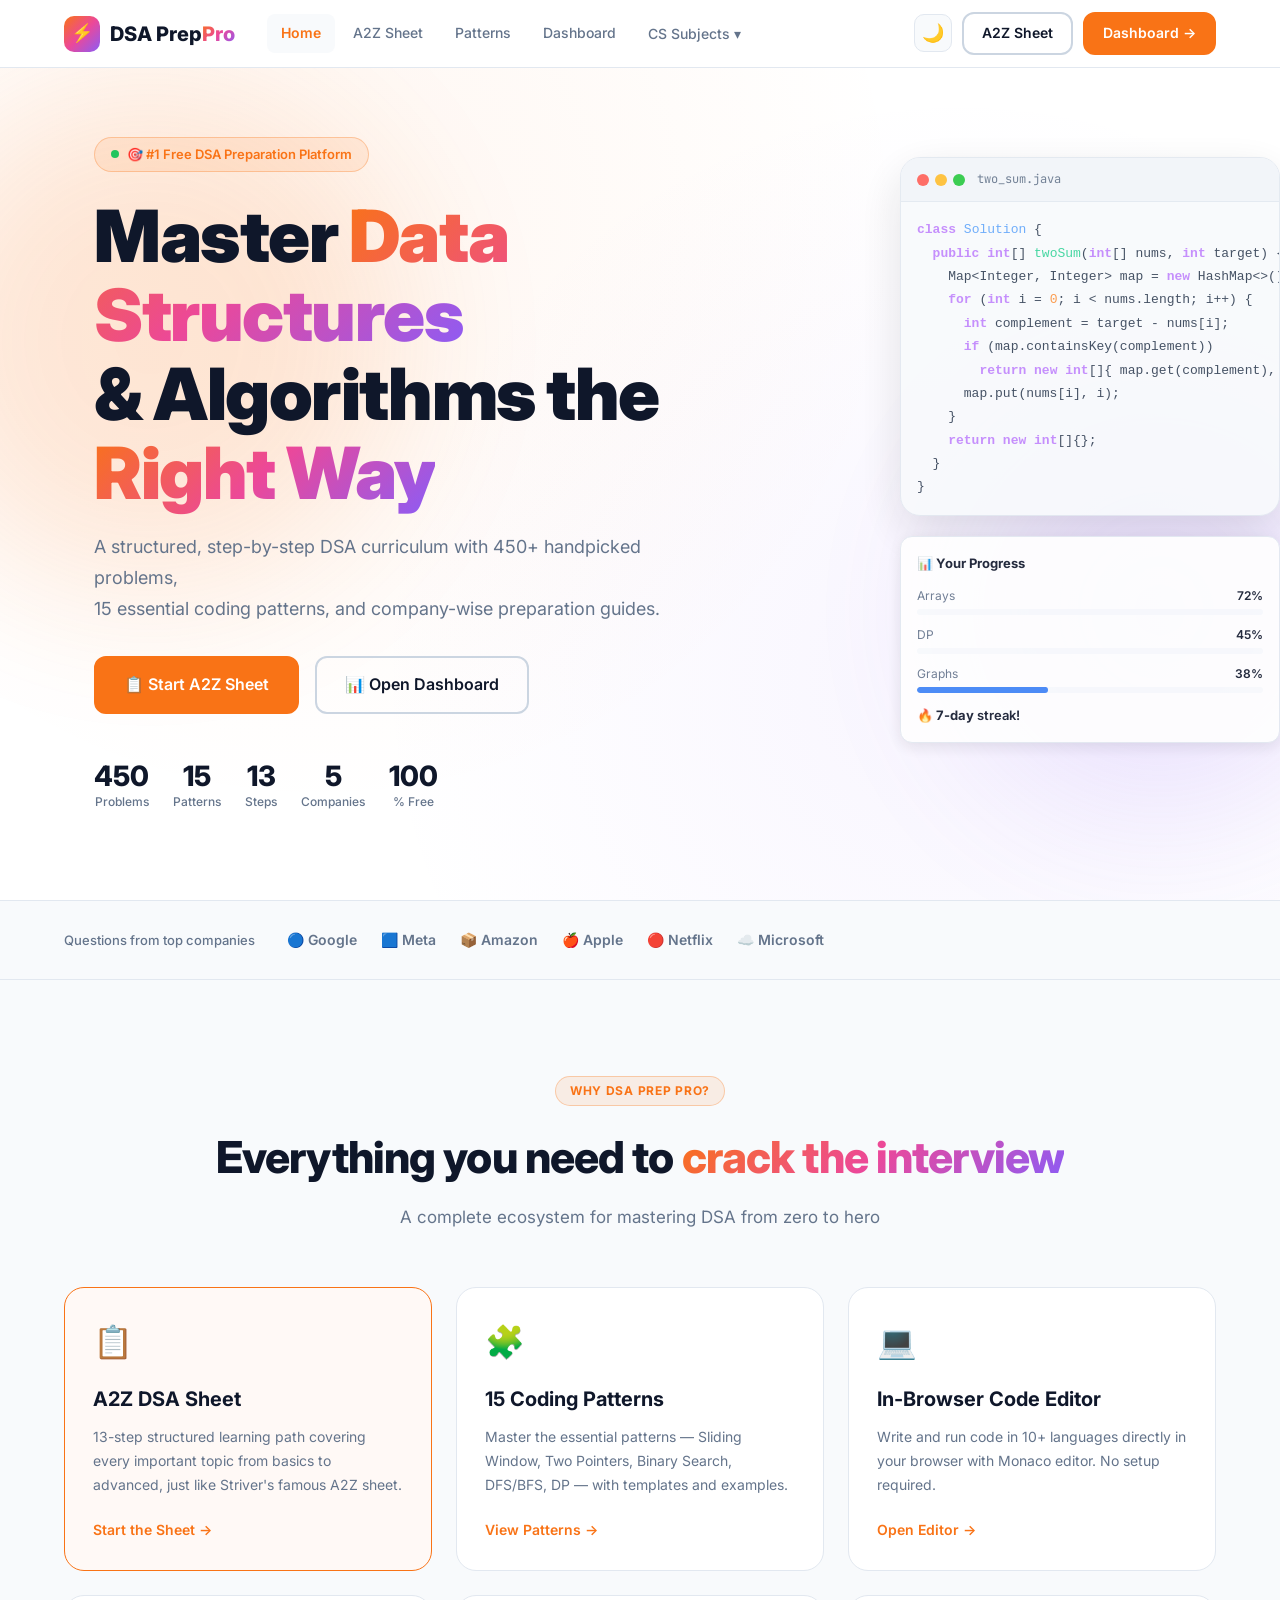
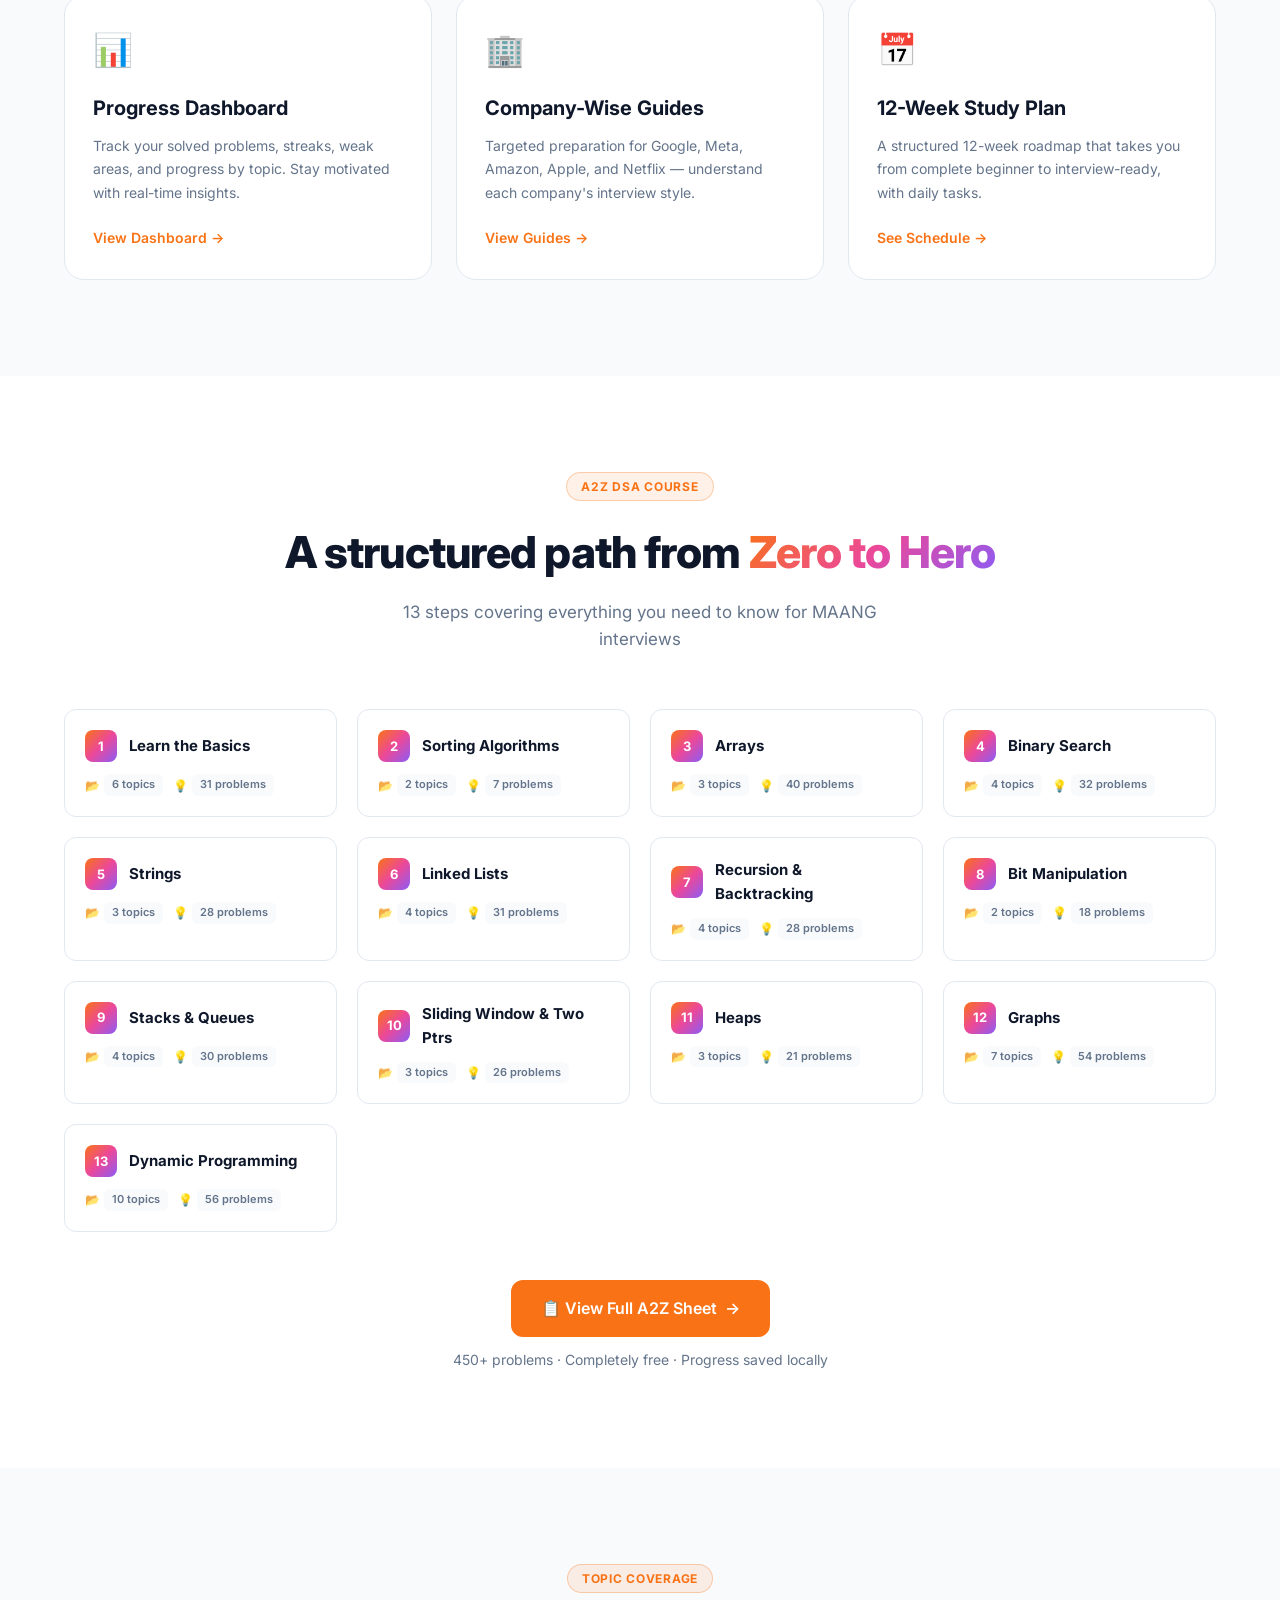
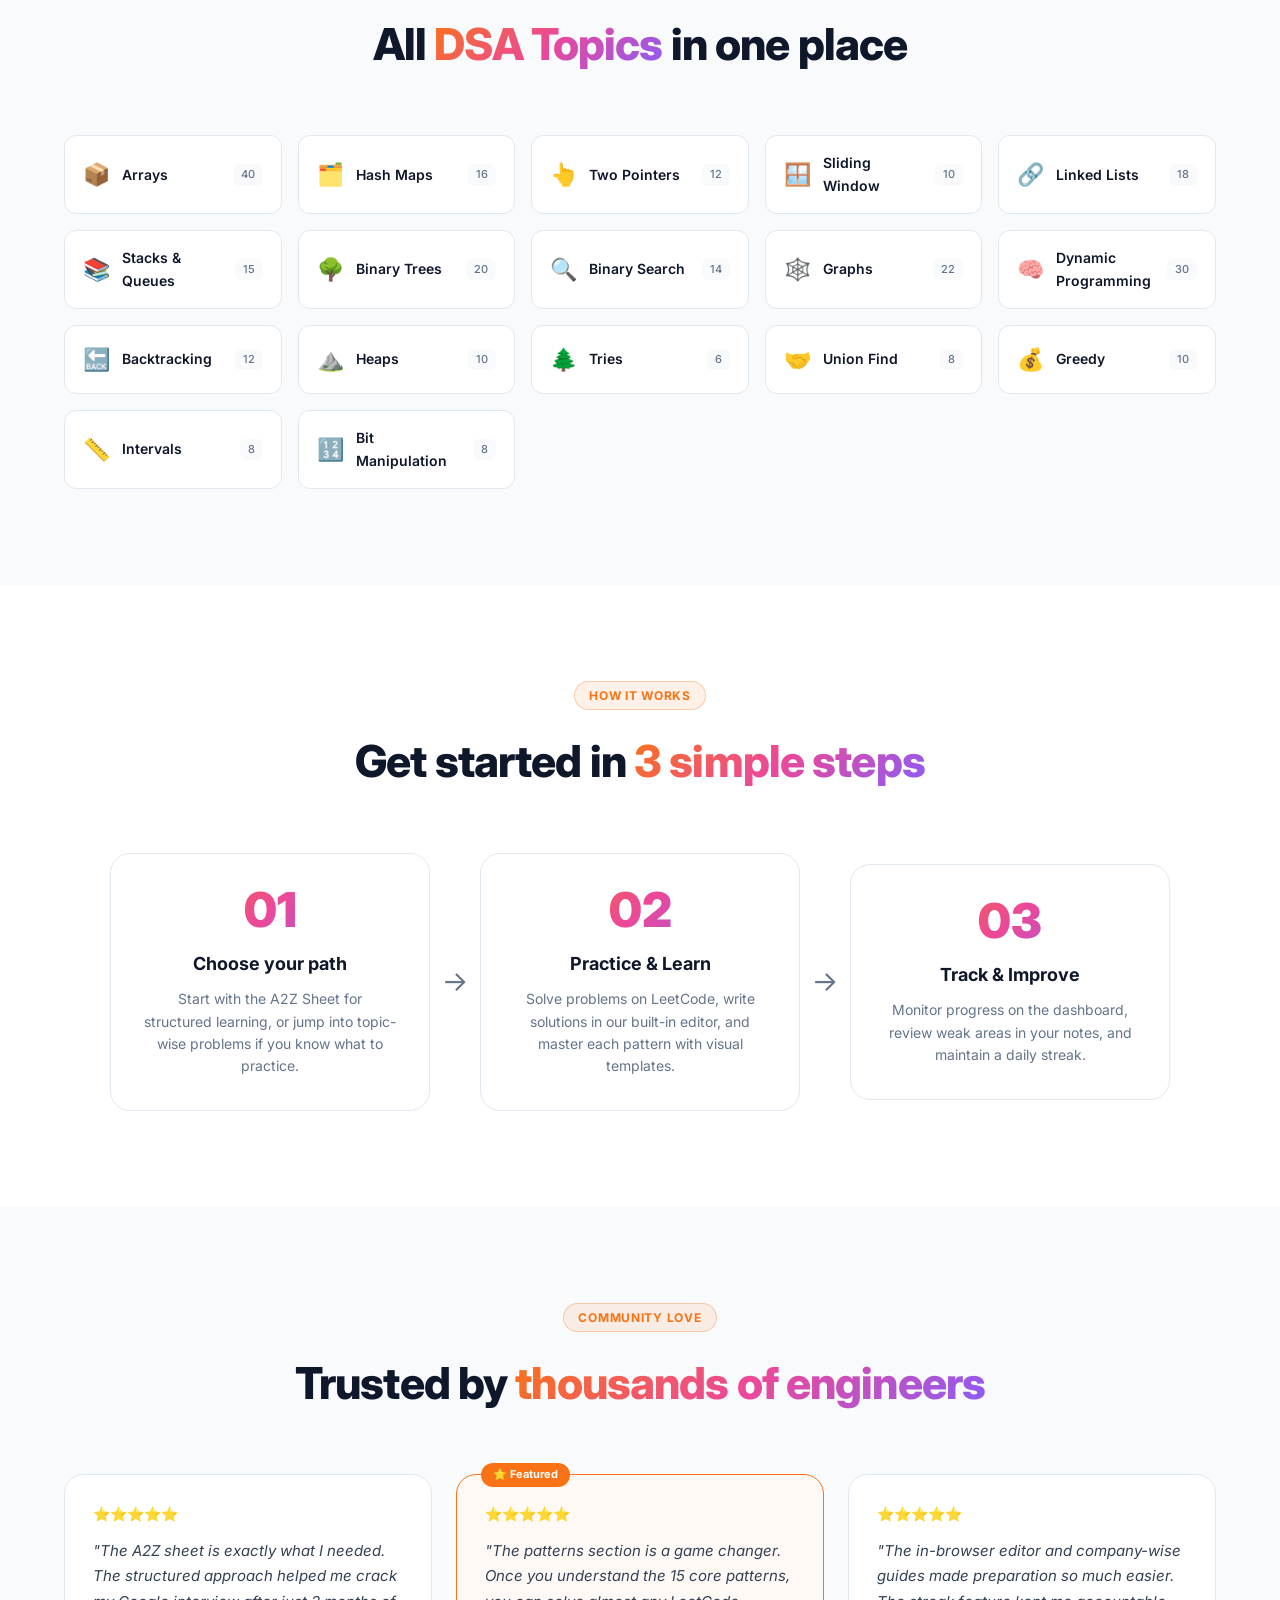
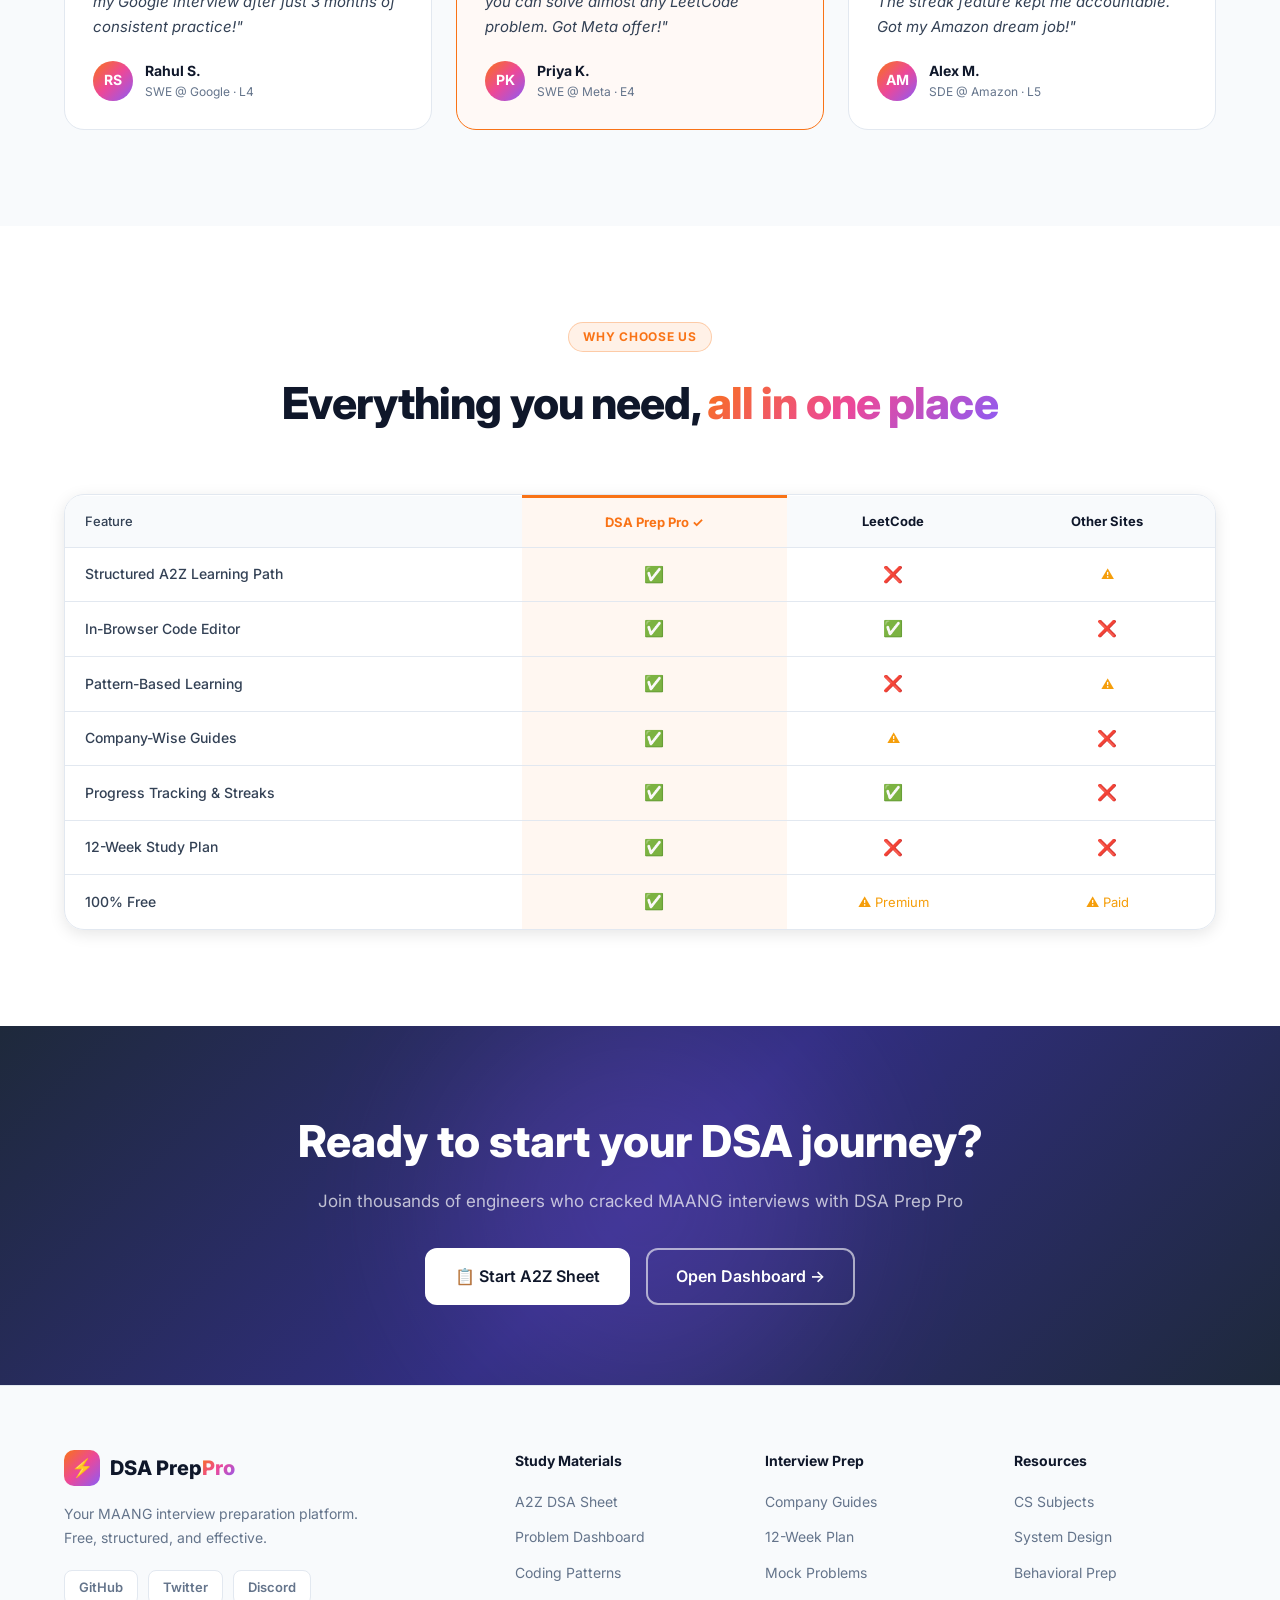
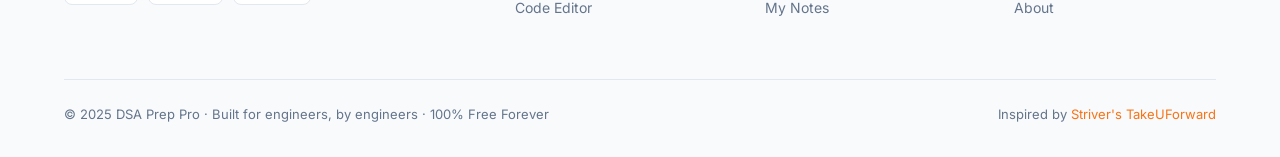
<file: home.html>
<!DOCTYPE html>
<html lang="en" data-theme="light">
<head>
    <meta charset="UTF-8">
    <meta name="viewport" content="width=device-width, initial-scale=1.0">
    <title>DSA Prep Pro — MAANG Interview Mastery | Like TakeUForward</title>
    <meta name="description" content="Free DSA preparation platform with 450+ problems, A2Z learning path, and company-wise guides. Master Data Structures & Algorithms for MAANG interviews.">
    <link rel="preconnect" href="https://fonts.googleapis.com">
    <link rel="preconnect" href="https://fonts.gstatic.com" crossorigin>
    <link href="https://fonts.googleapis.com/css2?family=Inter:wght@300;400;500;600;700;800;900&family=JetBrains+Mono:wght@400;500;600&display=swap" rel="stylesheet">
    <link rel="stylesheet" href="home.css">
</head>
<body>

<!-- ═══════════════ NAVBAR ═══════════════ -->
<header class="navbar" id="navbar">
    <div class="nav-container">
        <a href="home.html" class="nav-logo">
            <div class="logo-icon-wrap">⚡</div>
            <span class="logo-text">DSA Prep<span class="logo-accent">Pro</span></span>
        </a>

        <nav class="nav-links-main" id="nav-links-main">
            <a href="home.html" class="nav-item active">Home</a>
            <a href="sheet.html" class="nav-item">A2Z Sheet</a>
            <a href="index.html#section-patterns" class="nav-item">Patterns</a>
            <a href="index.html" class="nav-item">Dashboard</a>
            <div class="nav-dropdown">
                <button class="nav-item dropdown-trigger">CS Subjects ▾</button>
                <div class="dropdown-menu">
                    <a href="javascript:void(0)" class="dropdown-item">OS Concepts</a>
                    <a href="javascript:void(0)" class="dropdown-item">DBMS Basics</a>
                    <a href="javascript:void(0)" class="dropdown-item">Computer Networks</a>
                    <a href="javascript:void(0)" class="dropdown-item">OOP Fundamentals</a>
                </div>
            </div>
        </nav>

        <div class="nav-actions">
            <button class="theme-toggle" id="theme-toggle" title="Toggle theme">
                <span class="theme-icon">🌙</span>
            </button>
            <a href="sheet.html" class="btn btn-outline btn-sm">A2Z Sheet</a>
            <a href="index.html" class="btn btn-primary btn-sm">Dashboard →</a>
            <button class="hamburger" id="hamburger" aria-label="Menu">
                <span></span><span></span><span></span>
            </button>
        </div>
    </div>
</header>

<!-- Mobile Nav -->
<div class="mobile-nav" id="mobile-nav">
    <a href="home.html" class="mobile-nav-item">🏠 Home</a>
    <a href="sheet.html" class="mobile-nav-item">📋 A2Z Sheet</a>
    <a href="index.html" class="mobile-nav-item">📊 Dashboard</a>
    <a href="index.html" class="mobile-nav-item btn btn-primary" style="margin: 12px 16px; text-align:center; border-radius:8px;">Get Started Free →</a>
</div>

<!-- ═══════════════ HERO SECTION ═══════════════ -->
<section class="hero" id="hero">
    <div class="hero-bg-pattern"></div>
    <div class="hero-glow hero-glow-1"></div>
    <div class="hero-glow hero-glow-2"></div>

    <div class="container hero-container">
        <div class="hero-badge">
            <span class="badge-dot"></span>
            🎯 #1 Free DSA Preparation Platform
        </div>

        <h1 class="hero-title">
            Master <span class="gradient-text">Data Structures</span><br>
            & Algorithms the <span class="gradient-text">Right Way</span>
        </h1>

        <p class="hero-subtitle">
            A structured, step-by-step DSA curriculum with 450+ handpicked problems,<br class="br-desktop">
            15 essential coding patterns, and company-wise preparation guides.
        </p>

        <div class="hero-cta">
            <a href="sheet.html" class="btn btn-primary btn-lg">
                📋 Start A2Z Sheet
            </a>
            <a href="index.html" class="btn btn-outline btn-lg">
                📊 Open Dashboard
            </a>
        </div>

        <!-- Stats Pills -->
        <div class="hero-stats">
            <div class="stat-pill">
                <span class="stat-pill-num" data-count="450">0</span>
                <span class="stat-pill-label">Problems</span>
            </div>
            <div class="stat-pill">
                <span class="stat-pill-num" data-count="15">0</span>
                <span class="stat-pill-label">Patterns</span>
            </div>
            <div class="stat-pill">
                <span class="stat-pill-num" data-count="13">0</span>
                <span class="stat-pill-label">Steps</span>
            </div>
            <div class="stat-pill">
                <span class="stat-pill-num" data-count="5">0</span>
                <span class="stat-pill-label">Companies</span>
            </div>
            <div class="stat-pill">
                <span class="stat-pill-num" data-count="100">0</span>
                <span class="stat-pill-label">% Free</span>
            </div>
        </div>
    </div>

    <!-- Hero Visual -->
    <div class="hero-visual">
        <div class="code-preview">
            <div class="code-header">
                <div class="code-dots">
                    <span class="dot dot-red"></span>
                    <span class="dot dot-yellow"></span>
                    <span class="dot dot-green"></span>
                </div>
                <span class="code-title">two_sum.java</span>
            </div>
            <pre class="code-body"><span class="c-keyword">class</span> <span class="c-class">Solution</span> {
  <span class="c-keyword">public int</span>[] <span class="c-fn">twoSum</span>(<span class="c-keyword">int</span>[] nums, <span class="c-keyword">int</span> target) {
    Map&lt;Integer, Integer&gt; map = <span class="c-keyword">new</span> HashMap&lt;&gt;();
    <span class="c-keyword">for</span> (<span class="c-keyword">int</span> i = <span class="c-num">0</span>; i &lt; nums.length; i++) {
      <span class="c-keyword">int</span> complement = target - nums[i];
      <span class="c-keyword">if</span> (map.containsKey(complement))
        <span class="c-keyword">return new int</span>[]{ map.get(complement), i };
      map.put(nums[i], i);
    }
    <span class="c-keyword">return new int</span>[]{};
  }
}</pre>
        </div>

        <div class="progress-preview">
            <div class="pp-header">📊 Your Progress</div>
            <div class="pp-bar-wrap">
                <div class="pp-bar-label"><span>Arrays</span><span class="pp-pct">72%</span></div>
                <div class="pp-bar"><div class="pp-fill" style="width:72%; background: var(--accent-green)"></div></div>
            </div>
            <div class="pp-bar-wrap">
                <div class="pp-bar-label"><span>DP</span><span class="pp-pct">45%</span></div>
                <div class="pp-bar"><div class="pp-fill" style="width:45%; background: var(--accent-orange)"></div></div>
            </div>
            <div class="pp-bar-wrap">
                <div class="pp-bar-label"><span>Graphs</span><span class="pp-pct">38%</span></div>
                <div class="pp-bar"><div class="pp-fill" style="width:38%; background: var(--accent-blue)"></div></div>
            </div>
            <div class="pp-streak">🔥 <strong>7-day</strong> streak!</div>
        </div>
    </div>
</section>

<!-- ═══════════════ TRUSTED BY BANNER ═══════════════ -->
<section class="trusted-by">
    <div class="container">
        <p class="trusted-label">Questions from top companies</p>
        <div class="company-logos">
            <div class="company-logo-item">🔵 Google</div>
            <div class="company-logo-item">🟦 Meta</div>
            <div class="company-logo-item">📦 Amazon</div>
            <div class="company-logo-item">🍎 Apple</div>
            <div class="company-logo-item">🔴 Netflix</div>
            <div class="company-logo-item">☁️ Microsoft</div>
        </div>
    </div>
</section>

<!-- ═══════════════ FEATURES SECTION ═══════════════ -->
<section class="features" id="features">
    <div class="container">
        <div class="section-head">
            <span class="section-tag">Why DSA Prep Pro?</span>
            <h2 class="section-title">Everything you need to <span class="gradient-text">crack the interview</span></h2>
            <p class="section-subtitle">A complete ecosystem for mastering DSA from zero to hero</p>
        </div>

        <div class="features-grid">
            <div class="feature-card feature-card-highlight">
                <div class="feature-icon">📋</div>
                <h3>A2Z DSA Sheet</h3>
                <p>13-step structured learning path covering every important topic from basics to advanced, just like Striver's famous A2Z sheet.</p>
                <a href="sheet.html" class="feature-link">Start the Sheet →</a>
            </div>

            <div class="feature-card">
                <div class="feature-icon">🧩</div>
                <h3>15 Coding Patterns</h3>
                <p>Master the essential patterns — Sliding Window, Two Pointers, Binary Search, DFS/BFS, DP — with templates and examples.</p>
                <a href="index.html" class="feature-link">View Patterns →</a>
            </div>

            <div class="feature-card">
                <div class="feature-icon">💻</div>
                <h3>In-Browser Code Editor</h3>
                <p>Write and run code in 10+ languages directly in your browser with Monaco editor. No setup required.</p>
                <a href="index.html" class="feature-link">Open Editor →</a>
            </div>

            <div class="feature-card">
                <div class="feature-icon">📊</div>
                <h3>Progress Dashboard</h3>
                <p>Track your solved problems, streaks, weak areas, and progress by topic. Stay motivated with real-time insights.</p>
                <a href="index.html" class="feature-link">View Dashboard →</a>
            </div>

            <div class="feature-card">
                <div class="feature-icon">🏢</div>
                <h3>Company-Wise Guides</h3>
                <p>Targeted preparation for Google, Meta, Amazon, Apple, and Netflix — understand each company's interview style.</p>
                <a href="index.html" class="feature-link">View Guides →</a>
            </div>

            <div class="feature-card">
                <div class="feature-icon">📅</div>
                <h3>12-Week Study Plan</h3>
                <p>A structured 12-week roadmap that takes you from complete beginner to interview-ready, with daily tasks.</p>
                <a href="index.html" class="feature-link">See Schedule →</a>
            </div>
        </div>
    </div>
</section>

<!-- ═══════════════ A2Z SHEET PREVIEW ═══════════════ -->
<section class="sheet-preview" id="sheet-preview">
    <div class="container">
        <div class="section-head">
            <span class="section-tag">A2Z DSA Course</span>
            <h2 class="section-title">A structured path from <span class="gradient-text">Zero to Hero</span></h2>
            <p class="section-subtitle">13 steps covering everything you need to know for MAANG interviews</p>
        </div>

        <div class="steps-grid" id="steps-grid">
            <!-- Generated by JS -->
        </div>

        <div class="sheet-cta">
            <a href="sheet.html" class="btn btn-primary btn-lg">
                📋 View Full A2Z Sheet &nbsp;→
            </a>
            <span class="sheet-cta-note">450+ problems · Completely free · Progress saved locally</span>
        </div>
    </div>
</section>

<!-- ═══════════════ TOPICS SECTION ═══════════════ -->
<section class="topics-section" id="topics">
    <div class="container">
        <div class="section-head">
            <span class="section-tag">Topic Coverage</span>
            <h2 class="section-title">All <span class="gradient-text">DSA Topics</span> in one place</h2>
        </div>

        <div class="topics-grid" id="topics-grid">
            <!-- Generated by JS -->
        </div>
    </div>
</section>

<!-- ═══════════════ HOW IT WORKS ═══════════════ -->
<section class="how-it-works" id="how-it-works">
    <div class="container">
        <div class="section-head">
            <span class="section-tag">How It Works</span>
            <h2 class="section-title">Get started in <span class="gradient-text">3 simple steps</span></h2>
        </div>

        <div class="steps-how">
            <div class="step-how">
                <div class="step-how-num">01</div>
                <div class="step-how-content">
                    <h3>Choose your path</h3>
                    <p>Start with the A2Z Sheet for structured learning, or jump into topic-wise problems if you know what to practice.</p>
                </div>
            </div>
            <div class="step-how-arrow">→</div>
            <div class="step-how">
                <div class="step-how-num">02</div>
                <div class="step-how-content">
                    <h3>Practice & Learn</h3>
                    <p>Solve problems on LeetCode, write solutions in our built-in editor, and master each pattern with visual templates.</p>
                </div>
            </div>
            <div class="step-how-arrow">→</div>
            <div class="step-how">
                <div class="step-how-num">03</div>
                <div class="step-how-content">
                    <h3>Track & Improve</h3>
                    <p>Monitor progress on the dashboard, review weak areas in your notes, and maintain a daily streak.</p>
                </div>
            </div>
        </div>
    </div>
</section>

<!-- ═══════════════ TESTIMONIALS ═══════════════ -->
<section class="testimonials" id="testimonials">
    <div class="container">
        <div class="section-head">
            <span class="section-tag">Community Love</span>
            <h2 class="section-title">Trusted by <span class="gradient-text">thousands of engineers</span></h2>
        </div>

        <div class="testimonials-grid">
            <div class="testimonial-card">
                <div class="testimonial-rating">⭐⭐⭐⭐⭐</div>
                <p class="testimonial-text">"The A2Z sheet is exactly what I needed. The structured approach helped me crack my Google interview after just 3 months of consistent practice!"</p>
                <div class="testimonial-author">
                    <div class="author-avatar">RS</div>
                    <div>
                        <div class="author-name">Rahul S.</div>
                        <div class="author-role">SWE @ Google · L4</div>
                    </div>
                </div>
            </div>

            <div class="testimonial-card testimonial-featured">
                <div class="testimonial-rating">⭐⭐⭐⭐⭐</div>
                <p class="testimonial-text">"The patterns section is a game changer. Once you understand the 15 core patterns, you can solve almost any LeetCode problem. Got Meta offer!"</p>
                <div class="testimonial-author">
                    <div class="author-avatar">PK</div>
                    <div>
                        <div class="author-name">Priya K.</div>
                        <div class="author-role">SWE @ Meta · E4</div>
                    </div>
                </div>
            </div>

            <div class="testimonial-card">
                <div class="testimonial-rating">⭐⭐⭐⭐⭐</div>
                <p class="testimonial-text">"The in-browser editor and company-wise guides made preparation so much easier. The streak feature kept me accountable. Got my Amazon dream job!"</p>
                <div class="testimonial-author">
                    <div class="author-avatar">AM</div>
                    <div>
                        <div class="author-name">Alex M.</div>
                        <div class="author-role">SDE @ Amazon · L5</div>
                    </div>
                </div>
            </div>
        </div>
    </div>
</section>

<!-- ═══════════════ COMPARISON TABLE ═══════════════ -->
<section class="comparison" id="comparison">
    <div class="container">
        <div class="section-head">
            <span class="section-tag">Why Choose Us</span>
            <h2 class="section-title">Everything you need, <span class="gradient-text">all in one place</span></h2>
        </div>

        <div class="comparison-table-wrap">
            <table class="comparison-table">
                <thead>
                    <tr>
                        <th>Feature</th>
                        <th class="highlight-col">DSA Prep Pro ✓</th>
                        <th>LeetCode</th>
                        <th>Other Sites</th>
                    </tr>
                </thead>
                <tbody>
                    <tr>
                        <td>Structured A2Z Learning Path</td>
                        <td class="highlight-col"><span class="check">✅</span></td>
                        <td><span class="cross">❌</span></td>
                        <td><span class="partial">⚠️</span></td>
                    </tr>
                    <tr>
                        <td>In-Browser Code Editor</td>
                        <td class="highlight-col"><span class="check">✅</span></td>
                        <td><span class="check">✅</span></td>
                        <td><span class="cross">❌</span></td>
                    </tr>
                    <tr>
                        <td>Pattern-Based Learning</td>
                        <td class="highlight-col"><span class="check">✅</span></td>
                        <td><span class="cross">❌</span></td>
                        <td><span class="partial">⚠️</span></td>
                    </tr>
                    <tr>
                        <td>Company-Wise Guides</td>
                        <td class="highlight-col"><span class="check">✅</span></td>
                        <td><span class="partial">⚠️</span></td>
                        <td><span class="cross">❌</span></td>
                    </tr>
                    <tr>
                        <td>Progress Tracking & Streaks</td>
                        <td class="highlight-col"><span class="check">✅</span></td>
                        <td><span class="check">✅</span></td>
                        <td><span class="cross">❌</span></td>
                    </tr>
                    <tr>
                        <td>12-Week Study Plan</td>
                        <td class="highlight-col"><span class="check">✅</span></td>
                        <td><span class="cross">❌</span></td>
                        <td><span class="cross">❌</span></td>
                    </tr>
                    <tr>
                        <td>100% Free</td>
                        <td class="highlight-col"><span class="check">✅</span></td>
                        <td><span class="partial">⚠️ Premium</span></td>
                        <td><span class="partial">⚠️ Paid</span></td>
                    </tr>
                </tbody>
            </table>
        </div>
    </div>
</section>

<!-- ═══════════════ CTA BANNER ═══════════════ -->
<section class="cta-banner">
    <div class="container">
        <div class="cta-banner-inner">
            <div class="cta-banner-bg-glow"></div>
            <h2>Ready to start your DSA journey?</h2>
            <p>Join thousands of engineers who cracked MAANG interviews with DSA Prep Pro</p>
            <div class="cta-actions">
                <a href="sheet.html" class="btn btn-white btn-lg">📋 Start A2Z Sheet</a>
                <a href="index.html" class="btn btn-outline-white btn-lg">Open Dashboard →</a>
            </div>
        </div>
    </div>
</section>

<!-- ═══════════════ FOOTER ═══════════════ -->
<footer class="footer">
    <div class="container">
        <div class="footer-grid">
            <div class="footer-brand">
                <div class="footer-logo">
                    <span class="logo-icon-wrap">⚡</span>
                    <span class="logo-text">DSA Prep<span class="logo-accent">Pro</span></span>
                </div>
                <p class="footer-tagline">Your MAANG interview preparation platform. Free, structured, and effective.</p>
                <div class="footer-socials">
                    <a href="javascript:void(0)" class="social-btn">GitHub</a>
                    <a href="javascript:void(0)" class="social-btn">Twitter</a>
                    <a href="javascript:void(0)" class="social-btn">Discord</a>
                </div>
            </div>

            <div class="footer-col">
                <h4>Study Materials</h4>
                <ul>
                    <li><a href="sheet.html">A2Z DSA Sheet</a></li>
                    <li><a href="index.html">Problem Dashboard</a></li>
                    <li><a href="index.html">Coding Patterns</a></li>
                    <li><a href="index.html">Code Editor</a></li>
                </ul>
            </div>

            <div class="footer-col">
                <h4>Interview Prep</h4>
                <ul>
                    <li><a href="index.html">Company Guides</a></li>
                    <li><a href="index.html">12-Week Plan</a></li>
                    <li><a href="index.html">Mock Problems</a></li>
                    <li><a href="index.html">My Notes</a></li>
                </ul>
            </div>

            <div class="footer-col">
                <h4>Resources</h4>
                <ul>
                    <li><a href="javascript:void(0)">CS Subjects</a></li>
                    <li><a href="javascript:void(0)">System Design</a></li>
                    <li><a href="javascript:void(0)">Behavioral Prep</a></li>
                    <li><a href="javascript:void(0)">About</a></li>
                </ul>
            </div>
        </div>

        <div class="footer-bottom">
            <p>© 2025 DSA Prep Pro · Built for engineers, by engineers · 100% Free Forever</p>
            <p class="footer-inspiration">Inspired by <a href="javascript:void(0)" class="footer-link">Striver's TakeUForward</a></p>
        </div>
    </div>
</footer>

<script src="home.js"></script>
</body>
</html>
</file>
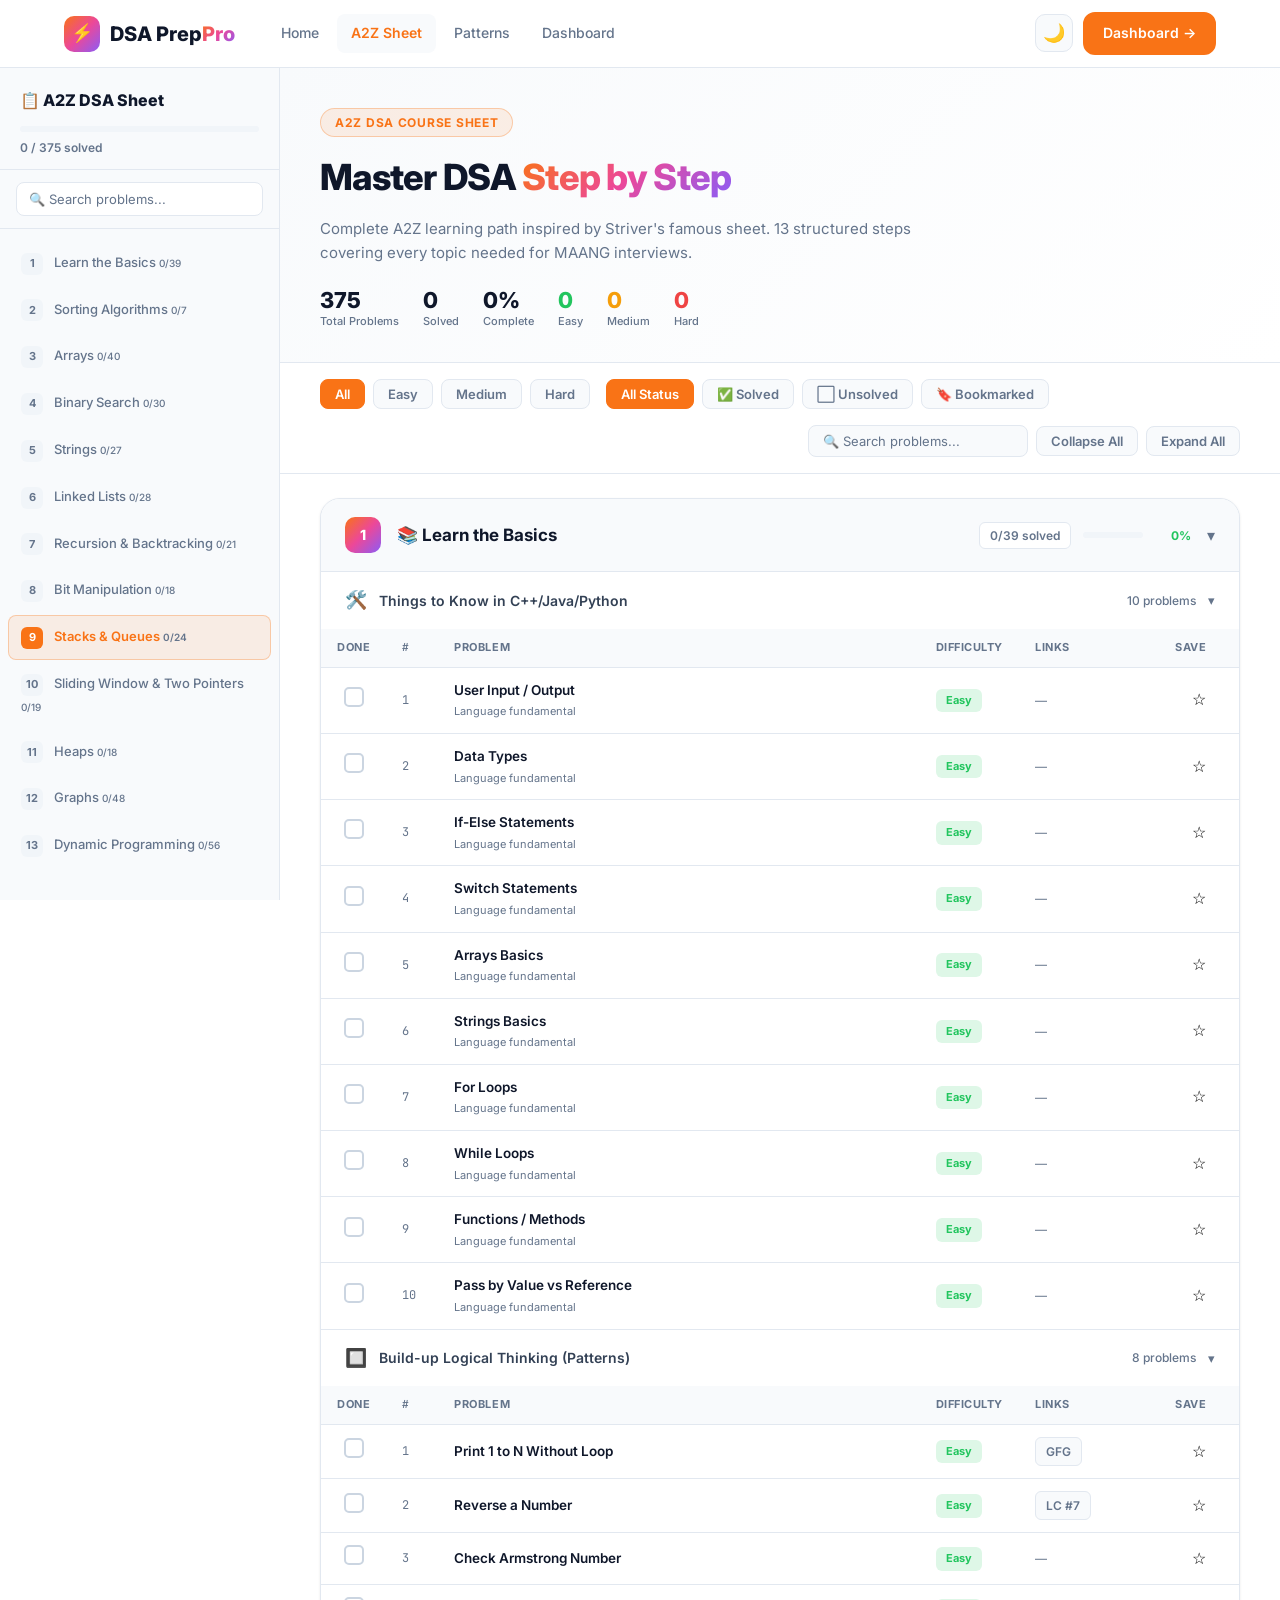
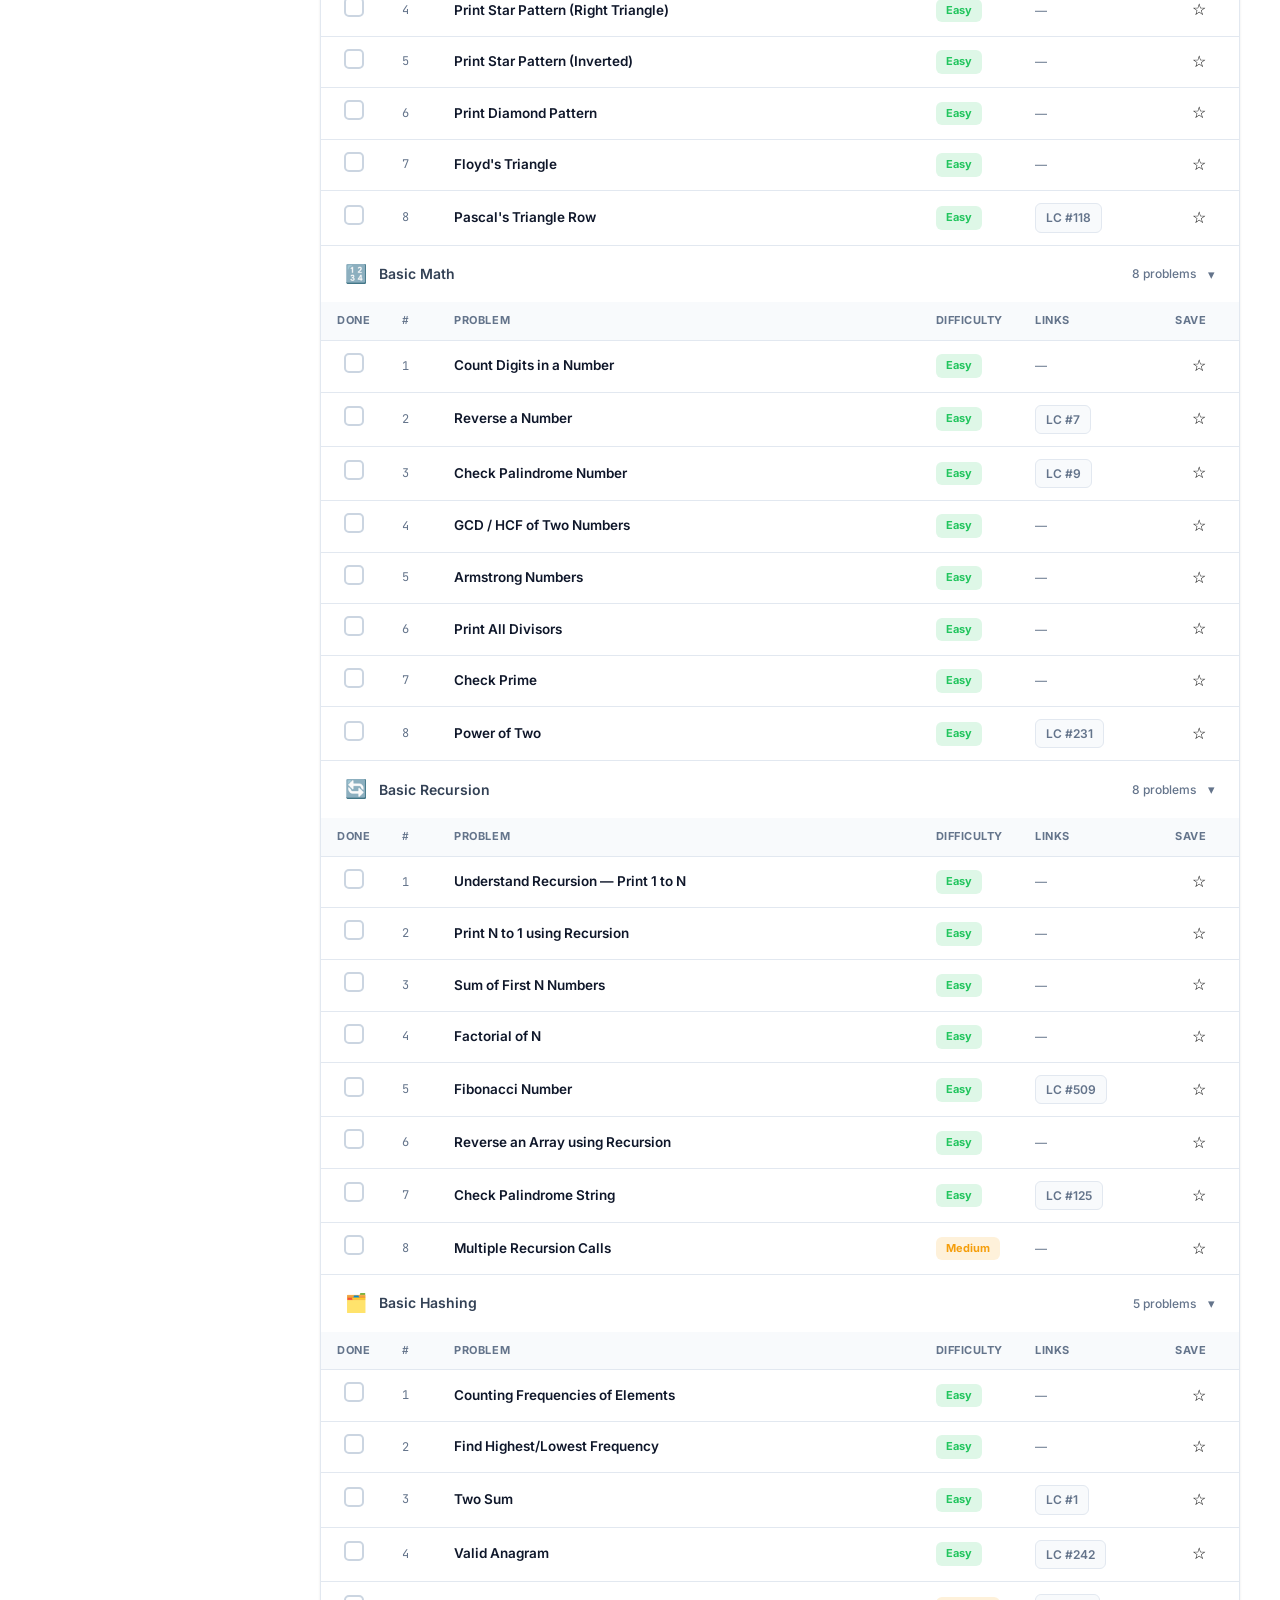
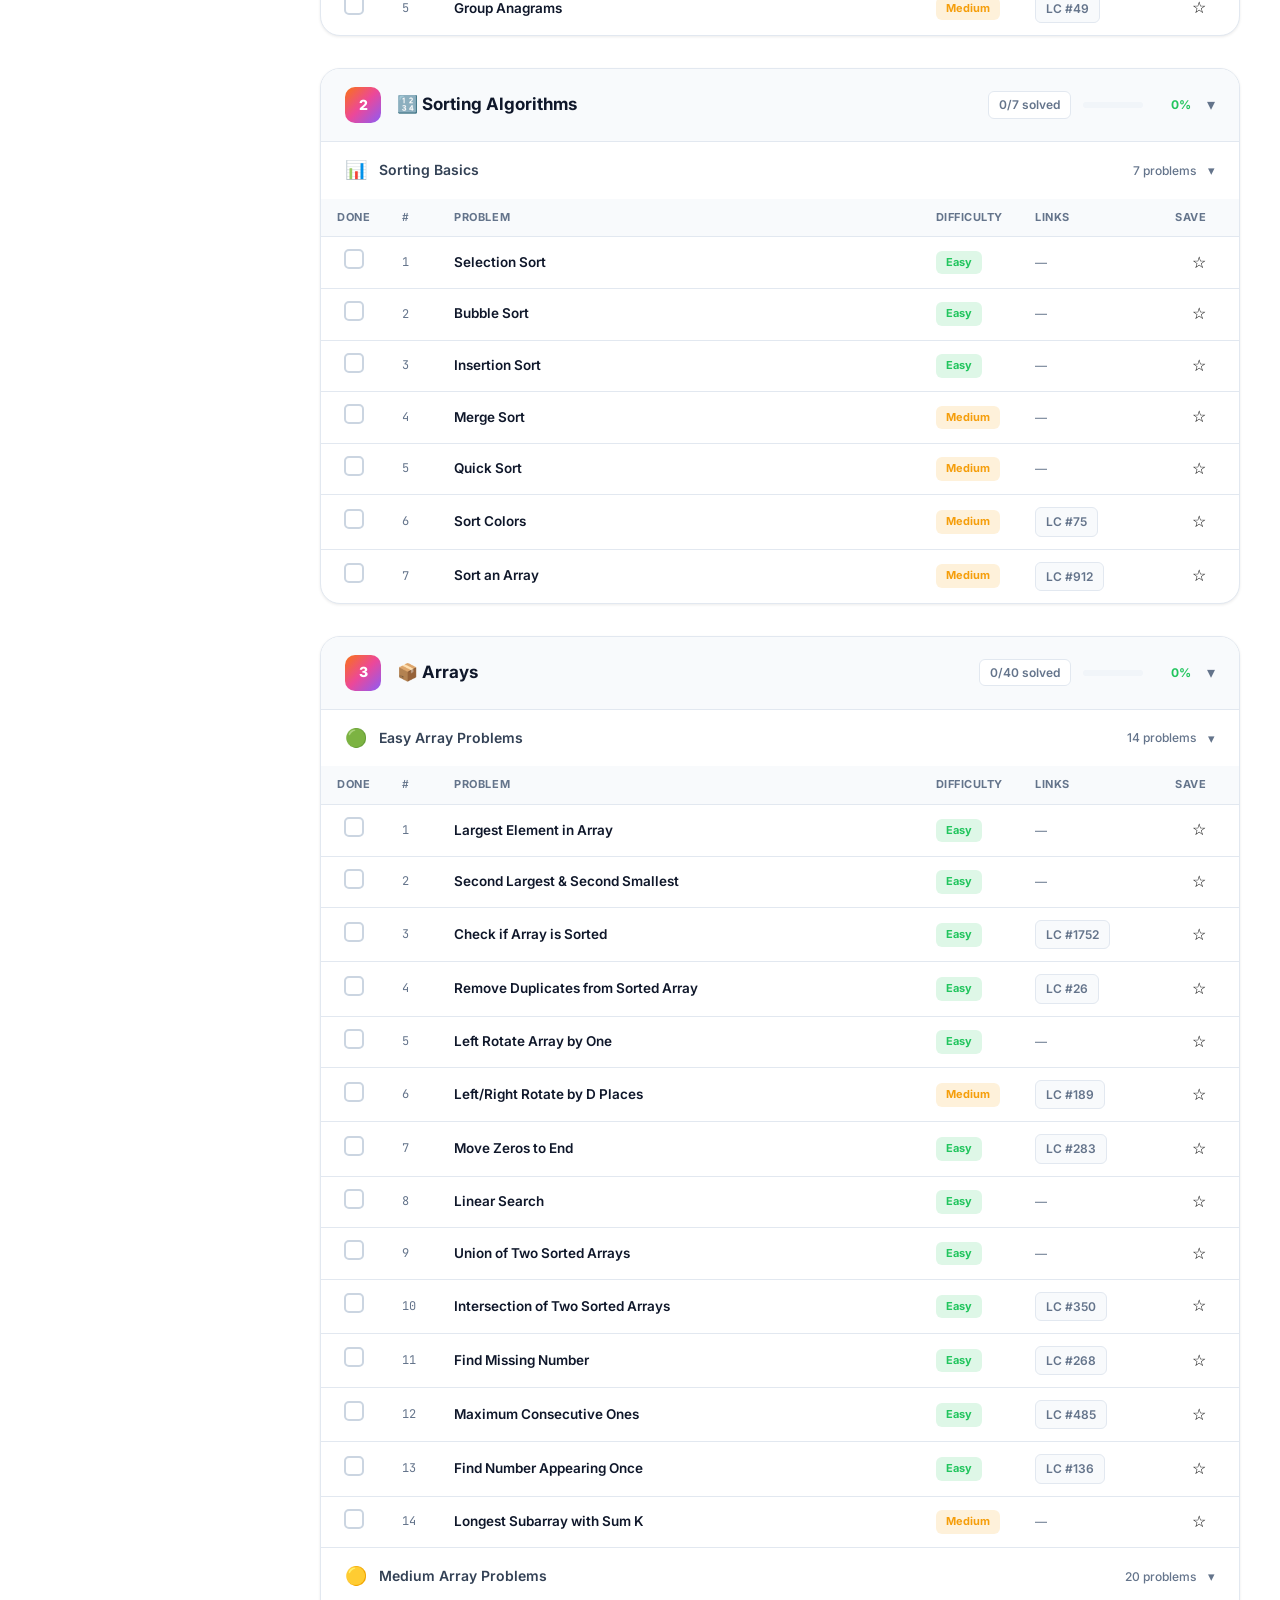
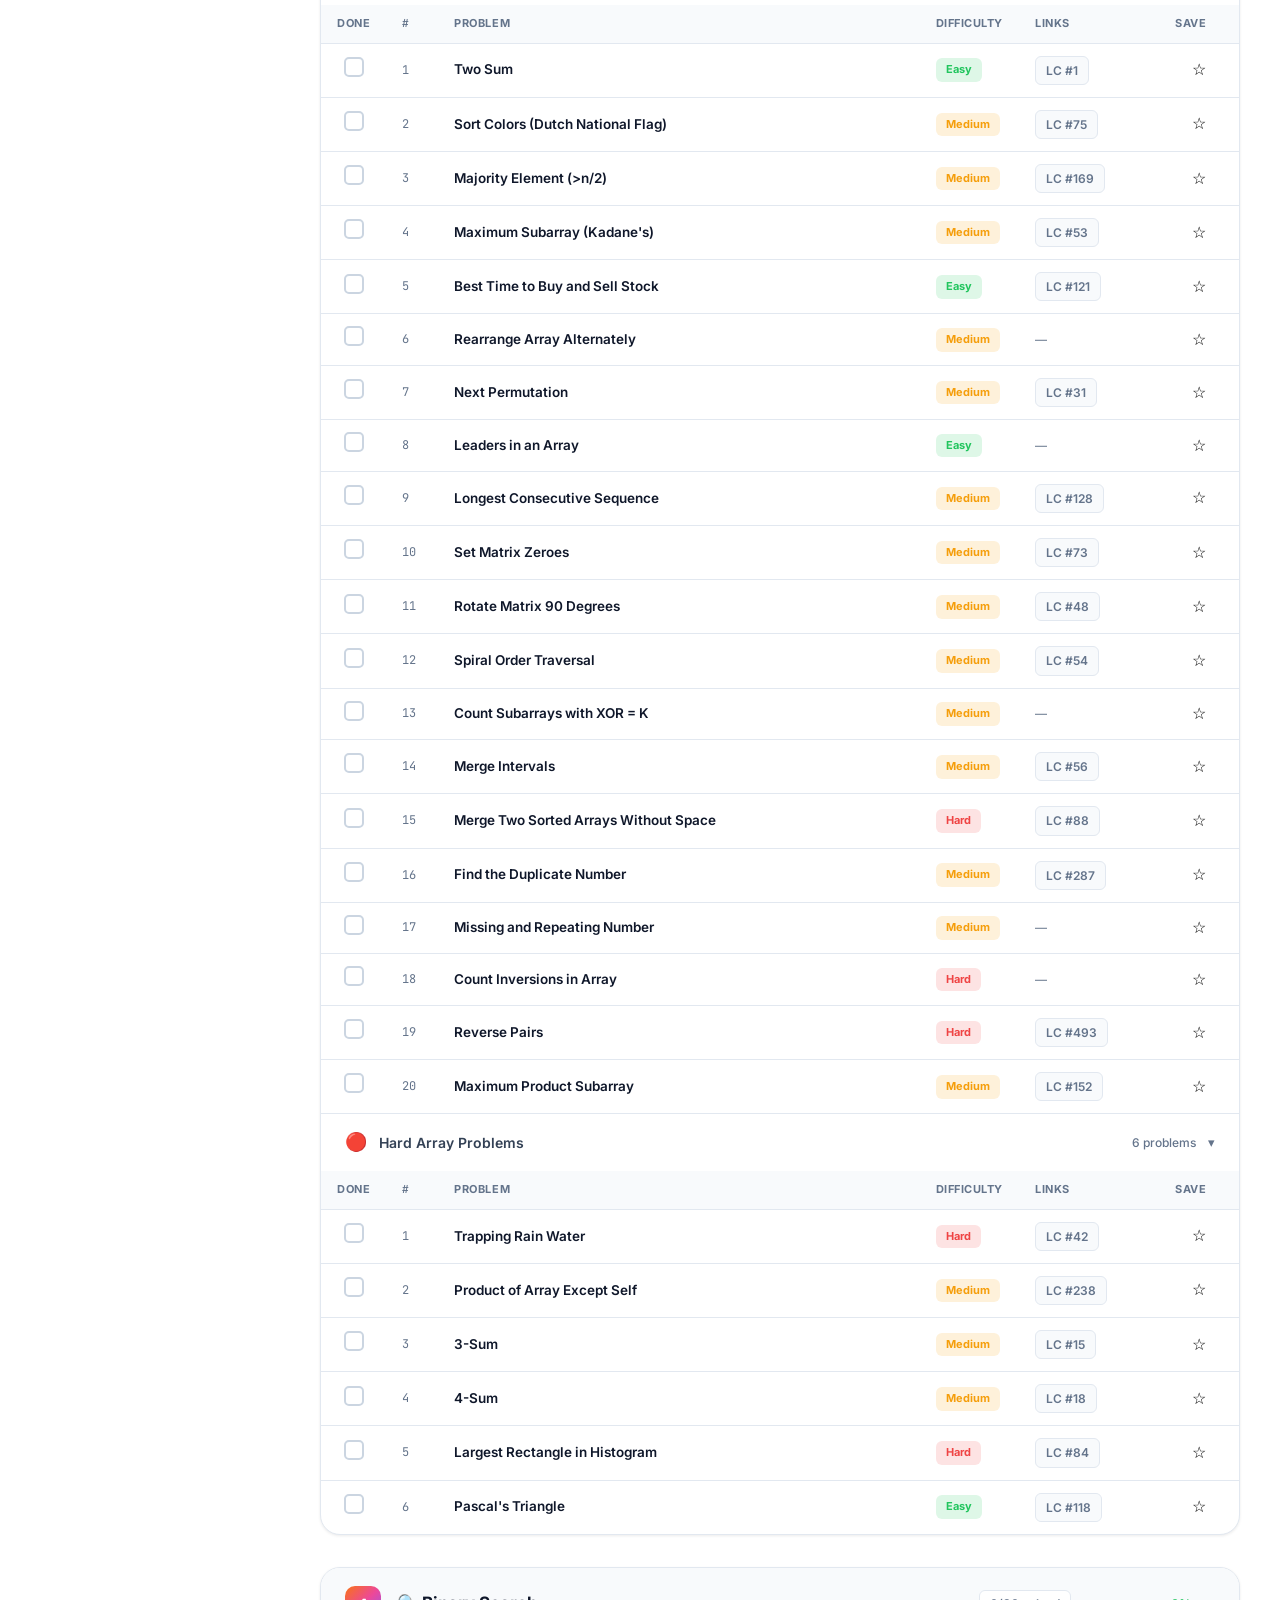
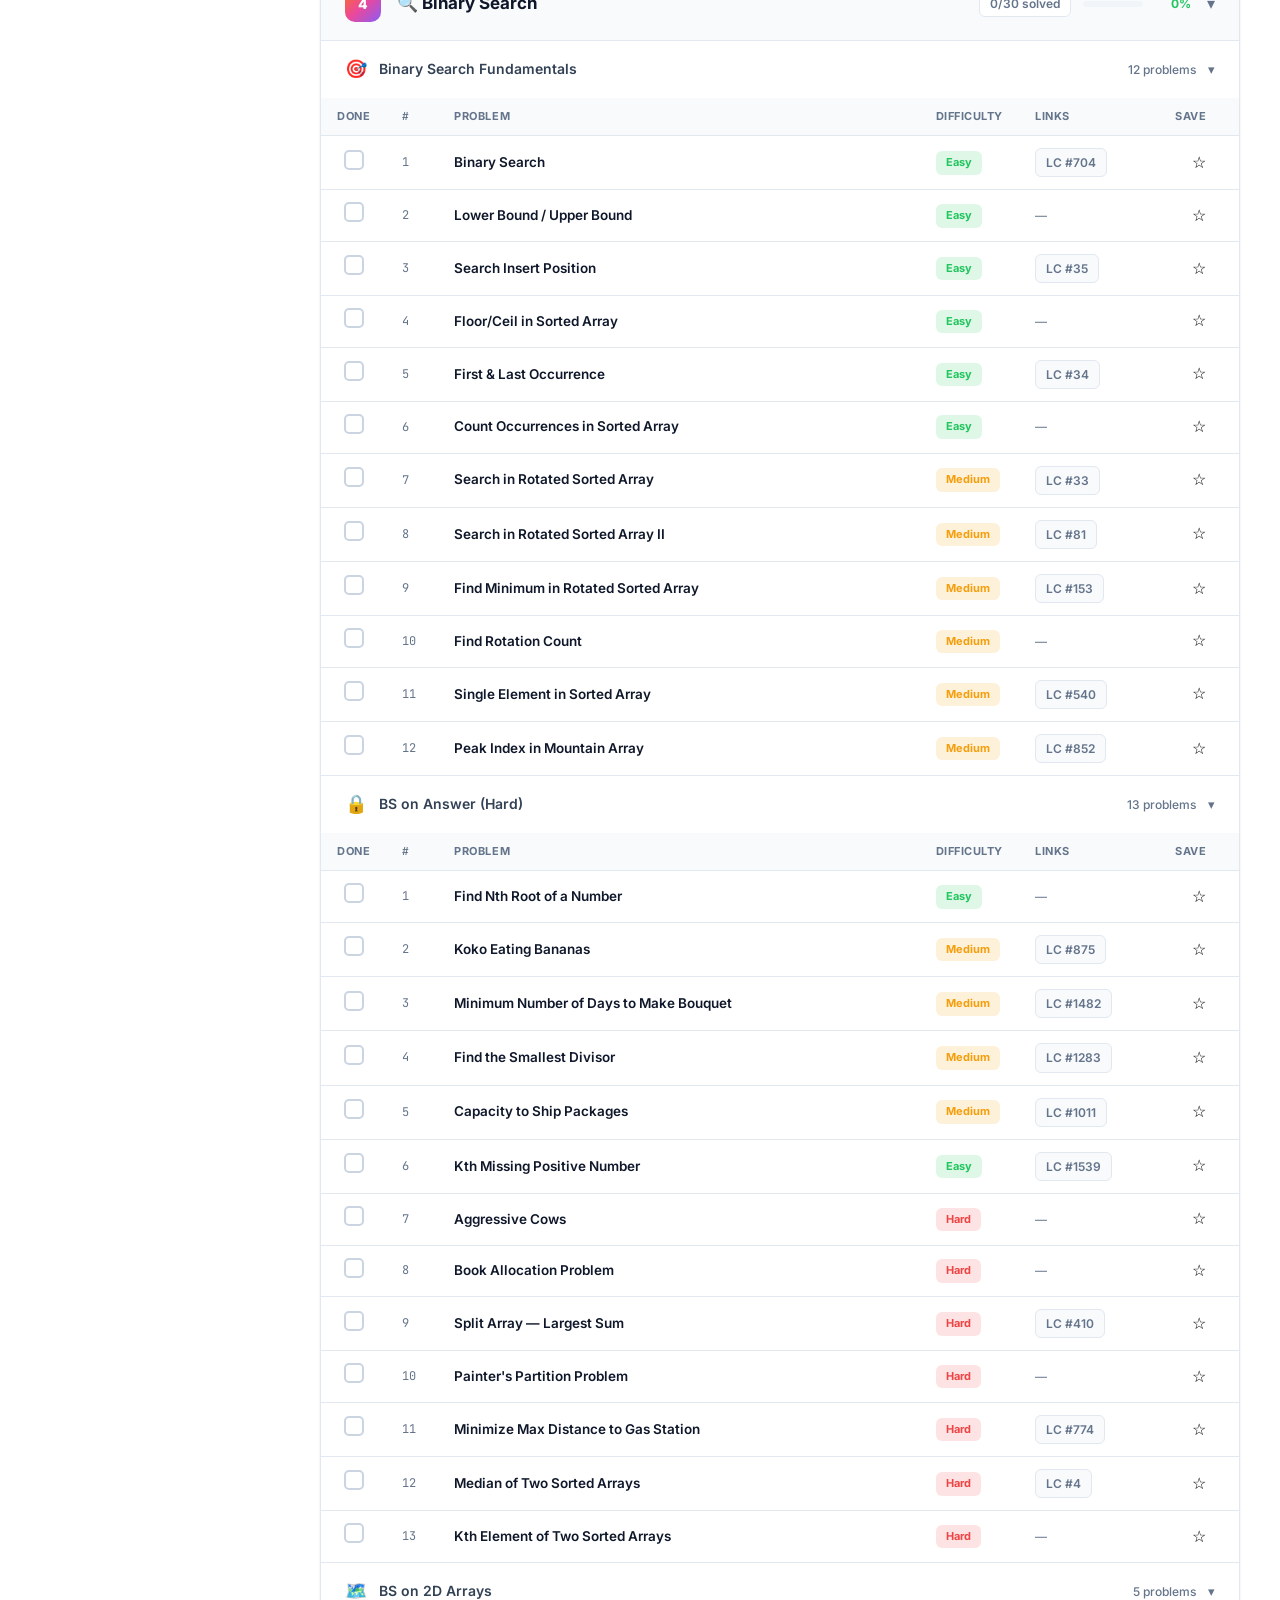
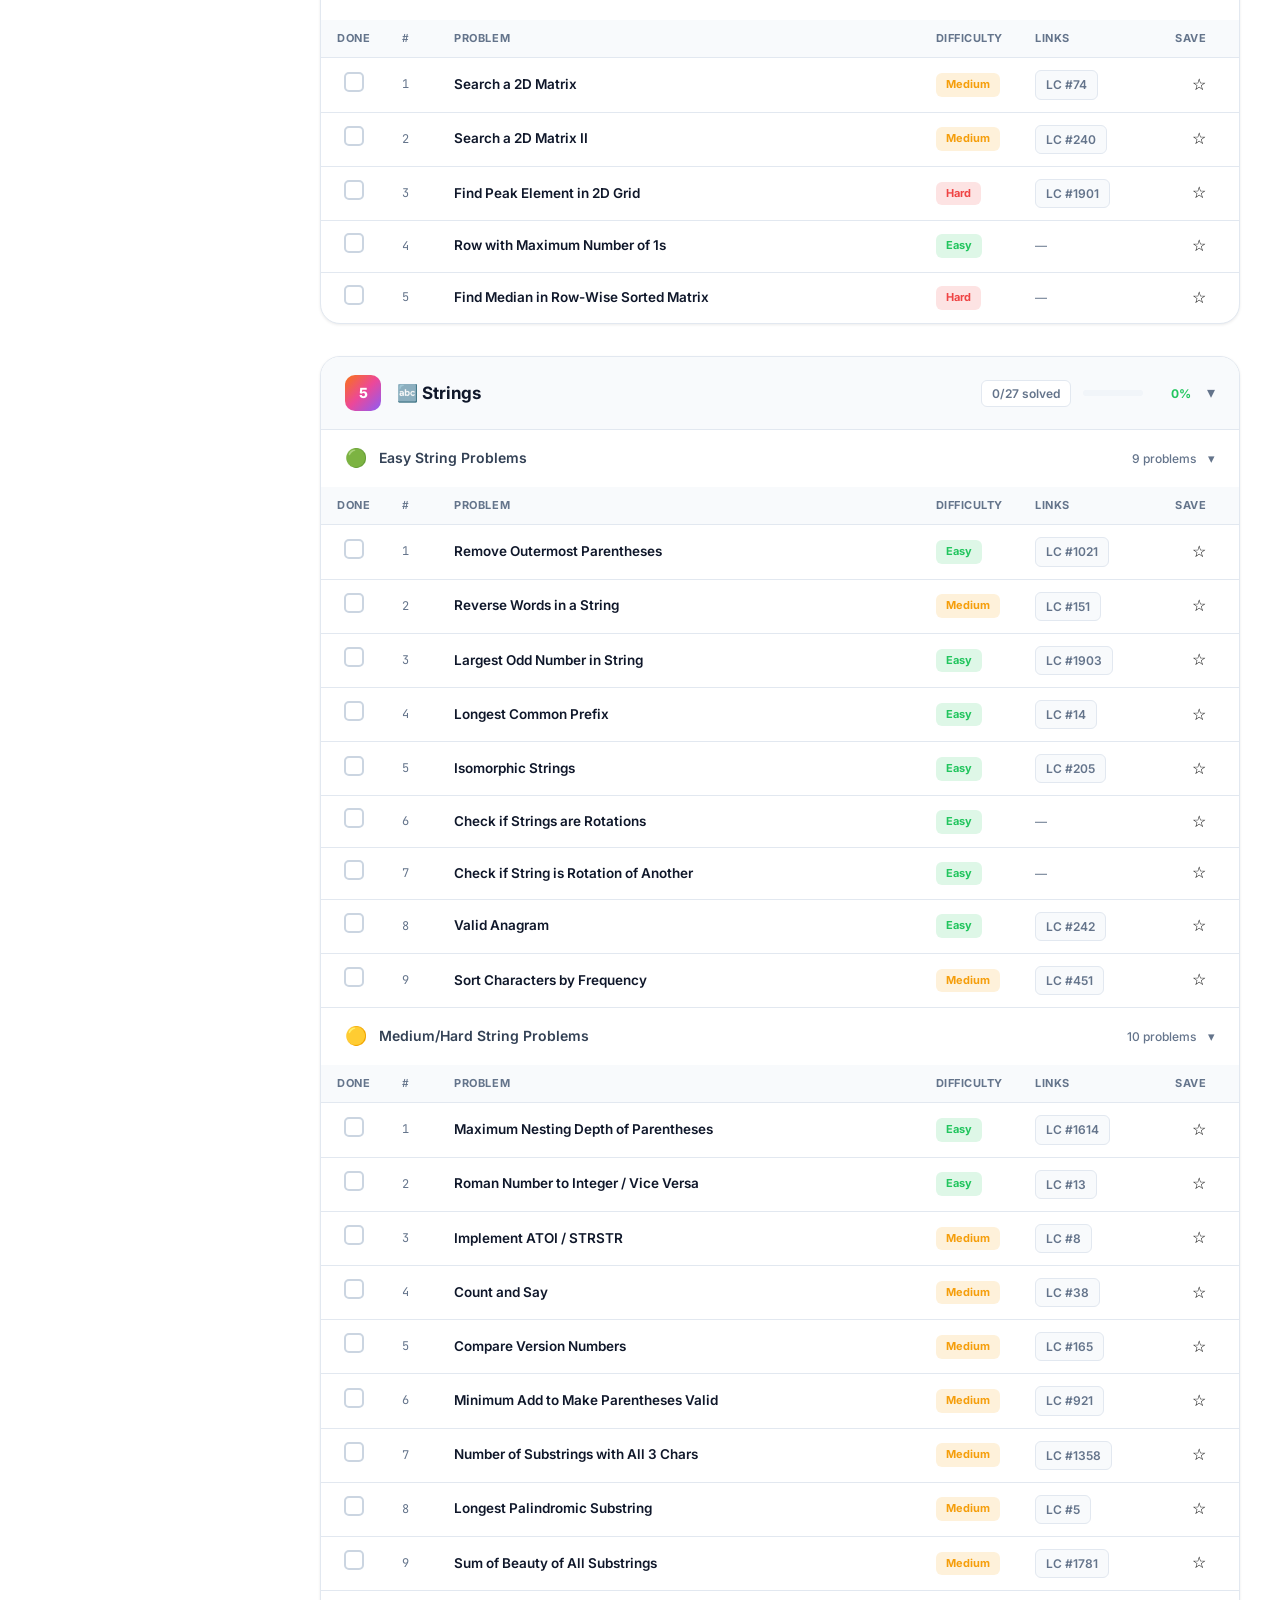
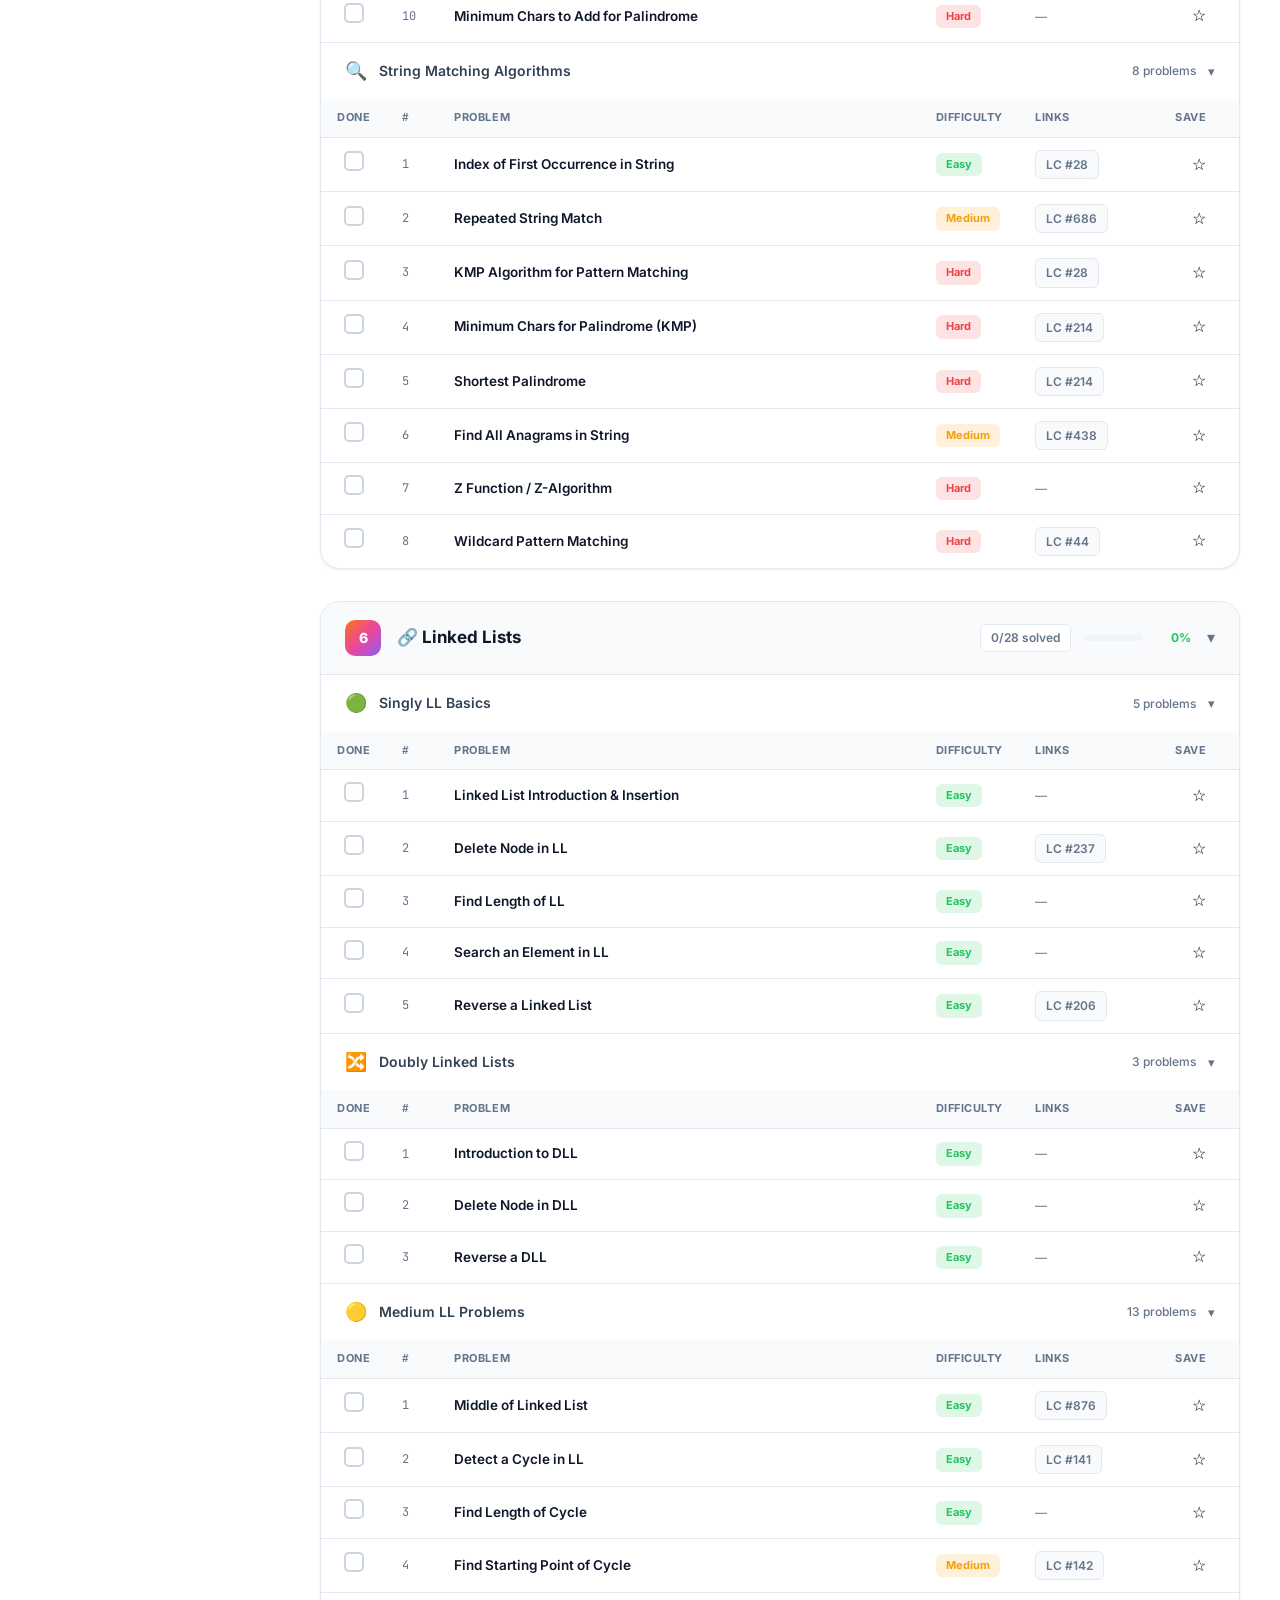
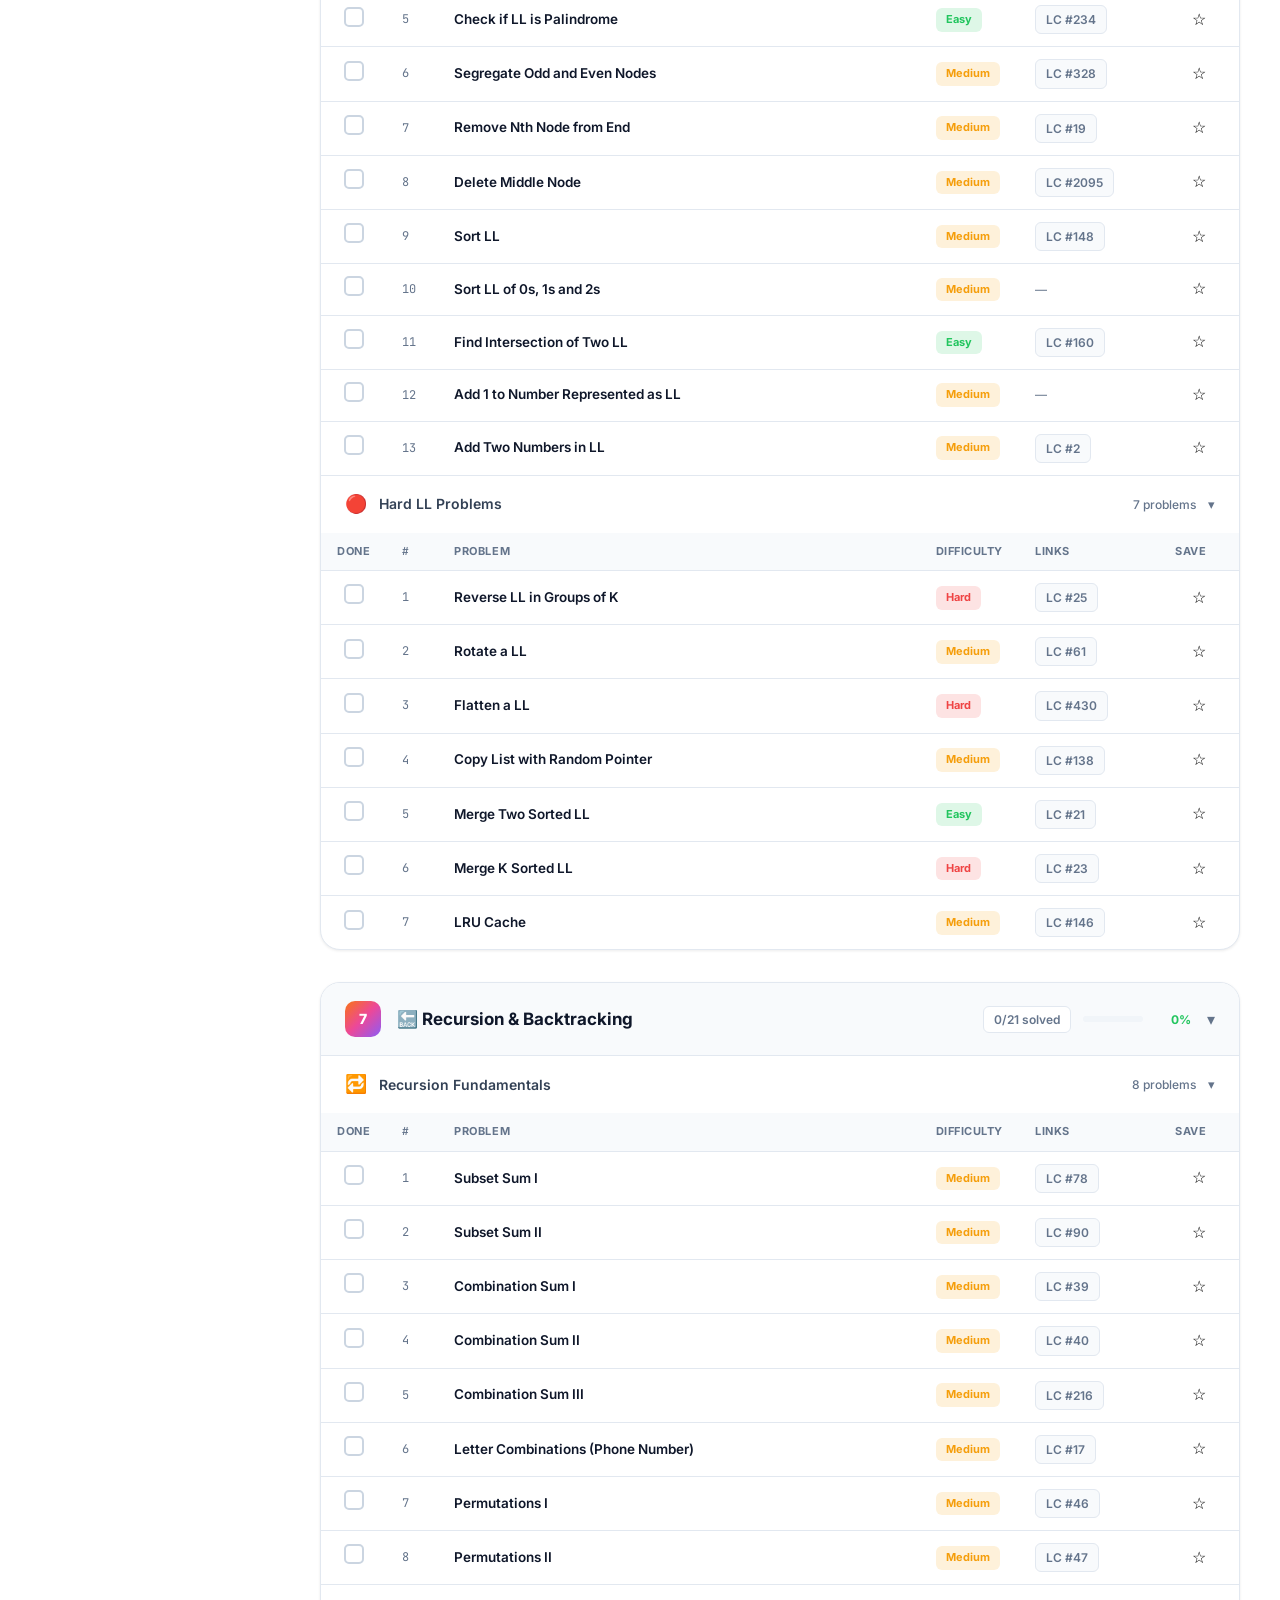
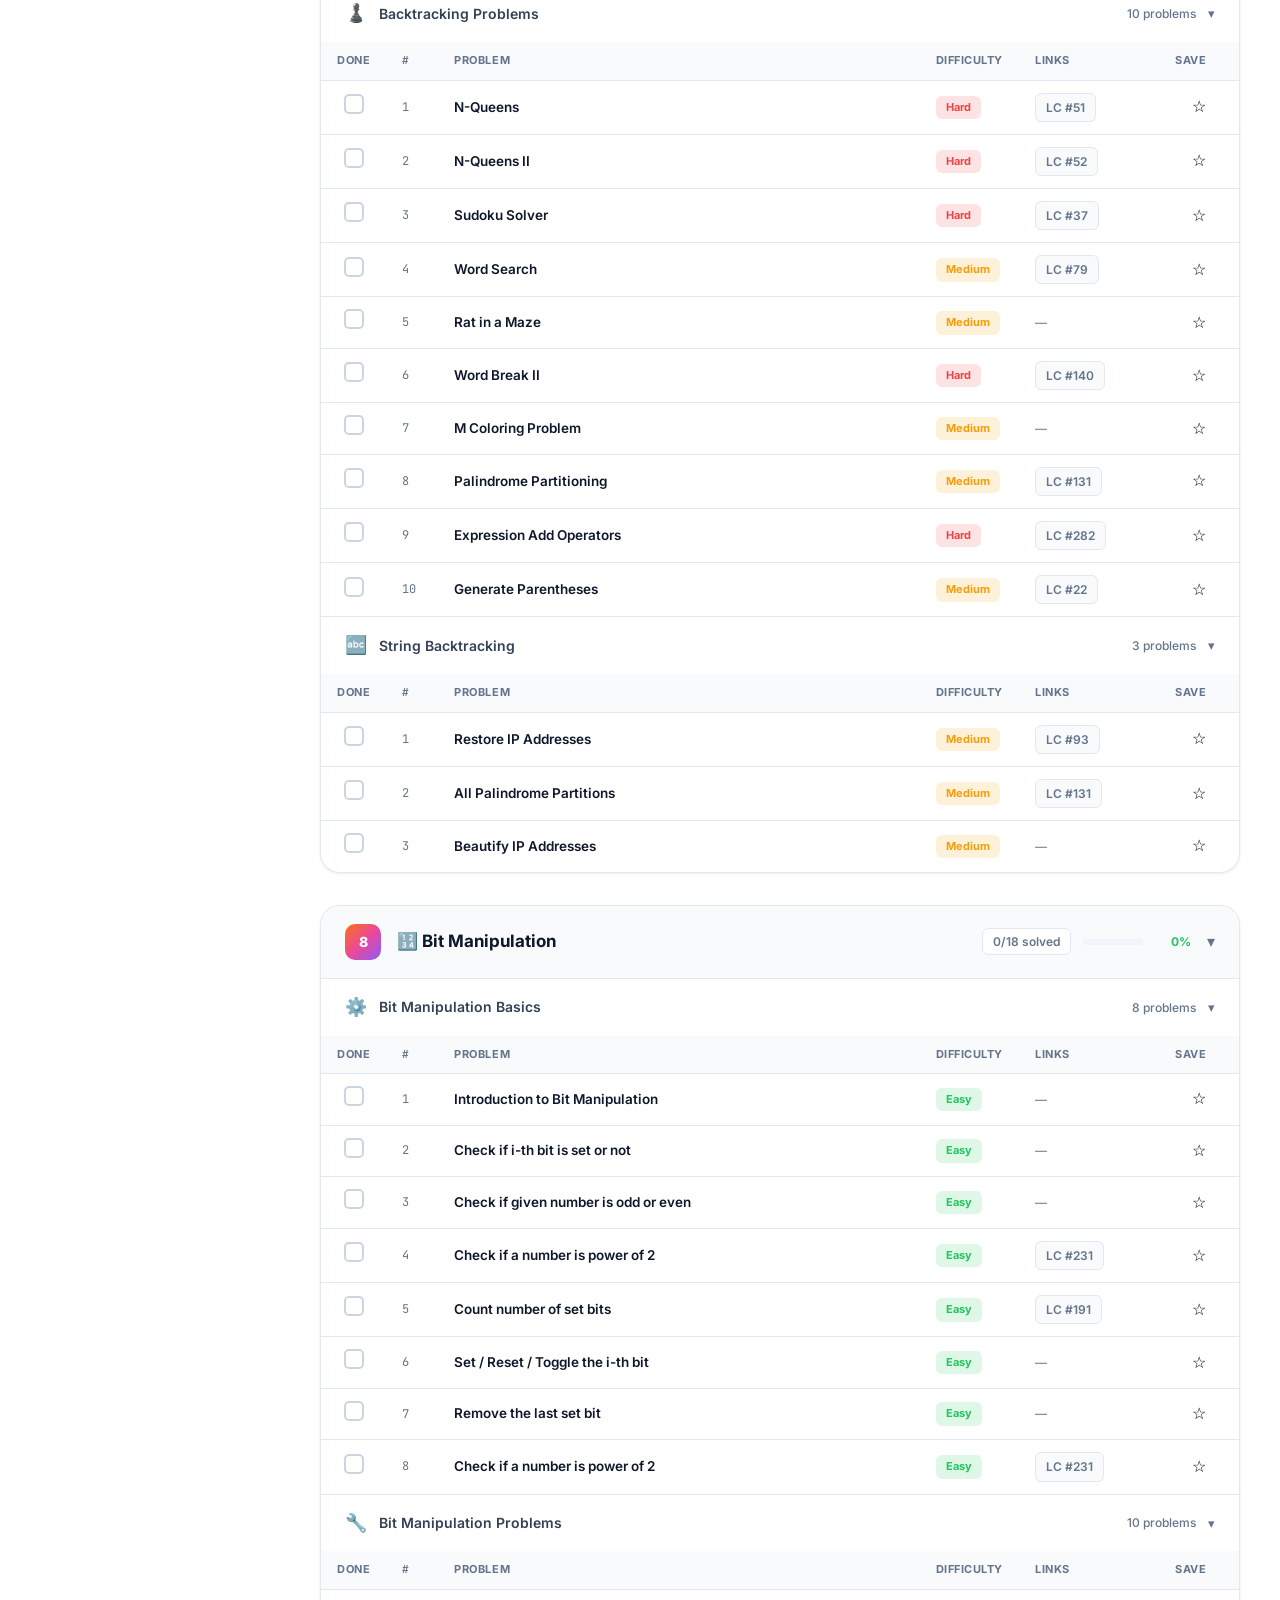
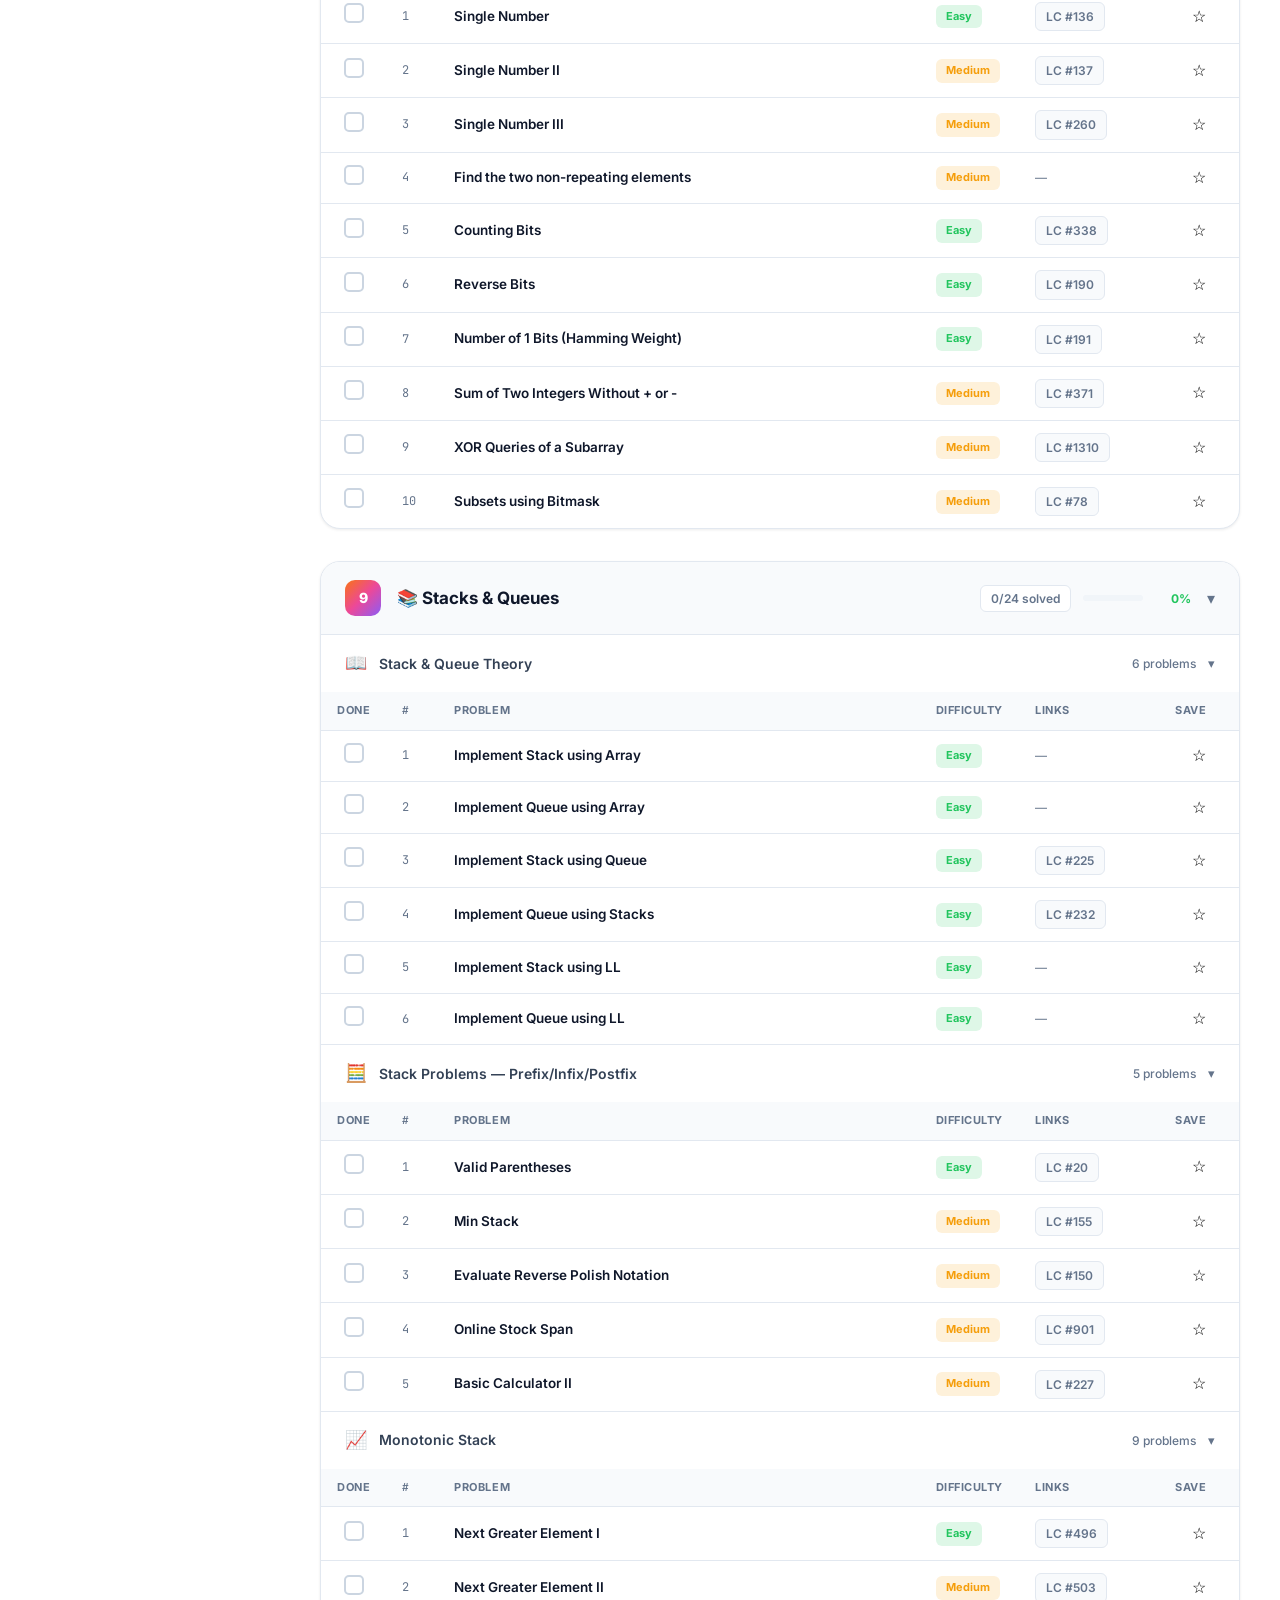
<file: sheet.html>
<!DOCTYPE html>
<html lang="en" data-theme="light">
<head>
    <meta charset="UTF-8">
    <meta name="viewport" content="width=device-width, initial-scale=1.0">
    <title>A2Z DSA Sheet — DSA Prep Pro | Striver's Style Complete Sheet</title>
    <meta name="description" content="Complete A2Z DSA Sheet with 450+ problems organized in 13 steps. From basics to advanced — master every topic for MAANG interviews.">
    <link rel="preconnect" href="https://fonts.googleapis.com">
    <link rel="preconnect" href="https://fonts.gstatic.com" crossorigin>
    <link href="https://fonts.googleapis.com/css2?family=Inter:wght@300;400;500;600;700;800;900&family=JetBrains+Mono:wght@400;500;600&display=swap" rel="stylesheet">
    <link rel="stylesheet" href="home.css">
    <link rel="stylesheet" href="sheet.css">
</head>
<body>

<!-- ═══════════════ NAVBAR (reuse from home) ═══════════════ -->
<header class="navbar" id="navbar">
    <div class="nav-container">
        <a href="home.html" class="nav-logo">
            <div class="logo-icon-wrap">⚡</div>
            <span class="logo-text">DSA Prep<span class="logo-accent">Pro</span></span>
        </a>

        <nav class="nav-links-main" id="nav-links-main">
            <a href="home.html" class="nav-item">Home</a>
            <a href="sheet.html" class="nav-item active">A2Z Sheet</a>
            <a href="index.html" class="nav-item">Patterns</a>
            <a href="index.html" class="nav-item">Dashboard</a>
        </nav>

        <div class="nav-actions">
            <button class="theme-toggle" id="theme-toggle" title="Toggle theme">
                <span class="theme-icon">🌙</span>
            </button>
            <a href="index.html" class="btn btn-primary btn-sm">Dashboard →</a>
            <button class="hamburger" id="hamburger" aria-label="Menu">
                <span></span><span></span><span></span>
            </button>
        </div>
    </div>
</header>

<!-- Mobile Nav -->
<div class="mobile-nav" id="mobile-nav">
    <a href="home.html" class="mobile-nav-item">🏠 Home</a>
    <a href="sheet.html" class="mobile-nav-item">📋 A2Z Sheet</a>
    <a href="index.html" class="mobile-nav-item">📊 Dashboard</a>
</div>

<!-- ═══════════════ SHEET LAYOUT ═══════════════ -->
<div class="sheet-layout" style="padding-top: var(--navbar-h)">

    <!-- Sidebar -->
    <aside class="sheet-sidebar" id="sheet-sidebar">
        <div class="sidebar-inner">
            <div class="sidebar-header">
                <h2 class="sidebar-title">📋 A2Z DSA Sheet</h2>
                <div class="sidebar-progress-wrap">
                    <div class="sidebar-progress-bar">
                        <div class="sidebar-progress-fill" id="sidebar-progress-fill"></div>
                    </div>
                    <span class="sidebar-progress-text" id="sidebar-progress-text">0 / 402 solved</span>
                </div>
            </div>

            <div class="sidebar-search">
                <input type="text" id="sidebar-search" placeholder="🔍 Search problems..." class="sidebar-search-input">
            </div>

            <nav class="sidebar-steps" id="sidebar-steps">
                <!-- Generated by JS -->
            </nav>
        </div>
    </aside>

    <!-- Toggle sidebar btn (mobile) -->
    <button class="sidebar-toggle-btn" id="sidebar-toggle-btn">☰ Steps</button>

    <!-- Main Sheet Content -->
    <main class="sheet-main" id="sheet-main">

        <!-- Sheet Hero -->
        <div class="sheet-hero">
            <div class="sheet-hero-content">
                <div class="sheet-hero-badge">A2Z DSA Course Sheet</div>
                <h1 class="sheet-hero-title">Master DSA <span class="gradient-text">Step by Step</span></h1>
                <p class="sheet-hero-desc">
                    Complete A2Z learning path inspired by Striver's famous sheet.
                    13 structured steps covering every topic needed for MAANG interviews.
                </p>
                <div class="sheet-global-stats" id="sheet-global-stats">
                    <div class="sg-stat">
                        <span class="sg-val" id="sg-total">0</span>
                        <span class="sg-lab">Total Problems</span>
                    </div>
                    <div class="sg-stat">
                        <span class="sg-val" id="sg-solved">0</span>
                        <span class="sg-lab">Solved</span>
                    </div>
                    <div class="sg-stat">
                        <span class="sg-val" id="sg-pct">0%</span>
                        <span class="sg-lab">Complete</span>
                    </div>
                    <div class="sg-stat">
                        <span class="sg-val" id="sg-easy" style="color:var(--diff-easy)">0</span>
                        <span class="sg-lab">Easy</span>
                    </div>
                    <div class="sg-stat">
                        <span class="sg-val" id="sg-medium" style="color:var(--diff-medium)">0</span>
                        <span class="sg-lab">Medium</span>
                    </div>
                    <div class="sg-stat">
                        <span class="sg-val" id="sg-hard" style="color:var(--diff-hard)">0</span>
                        <span class="sg-lab">Hard</span>
                    </div>
                </div>
            </div>
        </div>

        <!-- Filter / Sort Bar -->
        <div class="sheet-filter-bar" id="sheet-filter-bar">
            <div class="filter-group">
                <button class="filter-btn active" data-diff="all">All</button>
                <button class="filter-btn filter-easy" data-diff="Easy">Easy</button>
                <button class="filter-btn filter-medium" data-diff="Medium">Medium</button>
                <button class="filter-btn filter-hard" data-diff="Hard">Hard</button>
            </div>
            <div class="filter-group">
                <button class="filter-btn active" data-status="all" id="fb-all">All Status</button>
                <button class="filter-btn" data-status="solved" id="fb-solved">✅ Solved</button>
                <button class="filter-btn" data-status="unsolved" id="fb-unsolved">⬜ Unsolved</button>
                <button class="filter-btn" data-status="bookmark" id="fb-bookmark">🔖 Bookmarked</button>
            </div>
            <div class="filter-right">
                <input type="text" id="main-search" placeholder="🔍 Search problems..." class="main-search-input">
                <button class="filter-btn" id="collapse-all-btn">Collapse All</button>
                <button class="filter-btn" id="expand-all-btn">Expand All</button>
            </div>
        </div>

        <!-- Steps Container -->
        <div id="steps-container">
            <!-- Generated by JS -->
        </div>

    </main>
</div>

<script src="sheet-data.js"></script>
<script src="sheet.js"></script>
</body>
</html>
</file>
<file: home.css>
/* ═══════════════════════════════════════════════════════════
   DSA Prep Pro — Home / Landing Page Styles
   Light theme by default, dark mode via [data-theme="dark"]
   ═══════════════════════════════════════════════════════════ */

*, *::before, *::after { margin: 0; padding: 0; box-sizing: border-box; }

:root {
  --bg:          #ffffff;
  --bg-alt:      #f8fafc;
  --bg-card:     #ffffff;
  --bg-card-alt: #f1f5f9;
  --border:      #e2e8f0;
  --border-strong: #cbd5e1;
  --text:        #0f172a;
  --text-2:      #334155;
  --text-muted:  #64748b;
  --accent-primary: #f97316;   /* orange – main brand */
  --accent-secondary: #22c55e; /* green */
  --accent-blue: #3b82f6;
  --accent-purple: #8b5cf6;
  --gradient-brand: linear-gradient(135deg, #f97316, #ec4899, #8b5cf6);
  --gradient-green: linear-gradient(135deg, #22c55e, #16a34a);
  --shadow-sm:   0 1px 3px rgba(0,0,0,.08);
  --shadow-md:   0 4px 16px rgba(0,0,0,.1);
  --shadow-lg:   0 16px 48px rgba(0,0,0,.12);
  --radius:      12px;
  --radius-lg:   20px;
  --transition:  0.25s ease;
  --navbar-h:    68px;
}

[data-theme="dark"] {
  --bg:          #0f172a;
  --bg-alt:      #1e293b;
  --bg-card:     #1e293b;
  --bg-card-alt: #0f172a;
  --border:      #334155;
  --border-strong: #475569;
  --text:        #f1f5f9;
  --text-2:      #cbd5e1;
  --text-muted:  #94a3b8;
  --shadow-sm:   0 1px 3px rgba(0,0,0,.4);
  --shadow-md:   0 4px 16px rgba(0,0,0,.5);
  --shadow-lg:   0 16px 48px rgba(0,0,0,.6);
}

html { scroll-behavior: smooth; }

body {
  font-family: 'Inter', -apple-system, BlinkMacSystemFont, sans-serif;
  background: var(--bg);
  color: var(--text);
  line-height: 1.6;
  overflow-x: hidden;
  transition: background var(--transition), color var(--transition);
}

/* ── Container ── */
.container {
  max-width: 1200px;
  margin: 0 auto;
  padding: 0 24px;
}

/* ── Typography ── */
.gradient-text {
  background: var(--gradient-brand);
  -webkit-background-clip: text;
  -webkit-text-fill-color: transparent;
  background-clip: text;
}

/* ── Buttons ── */
.btn {
  display: inline-flex;
  align-items: center;
  gap: 8px;
  font-family: inherit;
  font-weight: 600;
  border-radius: var(--radius);
  border: 2px solid transparent;
  cursor: pointer;
  text-decoration: none;
  transition: all var(--transition);
  white-space: nowrap;
}

.btn-sm  { padding: 8px 18px;  font-size: 14px; }
.btn-lg  { padding: 14px 28px; font-size: 16px; }

.btn-primary {
  background: var(--accent-primary);
  color: #fff;
  border-color: var(--accent-primary);
}
.btn-primary:hover { background: #ea6c0e; border-color: #ea6c0e; transform: translateY(-1px); box-shadow: 0 8px 24px rgba(249,115,22,.35); }

.btn-outline {
  background: transparent;
  color: var(--text);
  border-color: var(--border-strong);
}
.btn-outline:hover { border-color: var(--accent-primary); color: var(--accent-primary); }

.btn-white {
  background: #fff;
  color: #0f172a;
  border-color: #fff;
}
.btn-white:hover { background: #f1f5f9; transform: translateY(-1px); }

.btn-outline-white {
  background: transparent;
  color: #fff;
  border-color: rgba(255,255,255,.6);
}
.btn-outline-white:hover { background: rgba(255,255,255,.1); border-color: #fff; }

/* ═══════════════ NAVBAR ═══════════════ */
.navbar {
  position: fixed;
  top: 0; left: 0; right: 0;
  height: var(--navbar-h);
  z-index: 1000;
  background: var(--bg);
  border-bottom: 1px solid var(--border);
  backdrop-filter: blur(16px);
  -webkit-backdrop-filter: blur(16px);
  transition: background var(--transition), box-shadow var(--transition);
}

.navbar.scrolled {
  box-shadow: var(--shadow-md);
  background: var(--bg); /* fallback for browsers without color-mix() */
  background: color-mix(in srgb, var(--bg) 95%, transparent);
}

.nav-container {
  max-width: 1200px;
  margin: 0 auto;
  padding: 0 24px;
  height: 100%;
  display: flex;
  align-items: center;
  gap: 32px;
}

.nav-logo {
  display: flex;
  align-items: center;
  gap: 10px;
  text-decoration: none;
  flex-shrink: 0;
}

.logo-icon-wrap {
  width: 36px; height: 36px;
  background: var(--gradient-brand);
  border-radius: 10px;
  display: flex;
  align-items: center;
  justify-content: center;
  font-size: 18px;
}

.logo-text {
  font-size: 20px;
  font-weight: 800;
  color: var(--text);
}

.logo-accent {
  background: var(--gradient-brand);
  -webkit-background-clip: text;
  -webkit-text-fill-color: transparent;
  background-clip: text;
}

.nav-links-main {
  display: flex;
  align-items: center;
  gap: 4px;
  flex: 1;
}

.nav-item {
  padding: 8px 14px;
  border-radius: 8px;
  font-size: 14px;
  font-weight: 500;
  color: var(--text-muted);
  text-decoration: none;
  cursor: pointer;
  background: none;
  border: none;
  font-family: inherit;
  transition: all var(--transition);
  white-space: nowrap;
}

.nav-item:hover, .nav-item.active {
  color: var(--text);
  background: var(--bg-alt);
}

.nav-item.active {
  color: var(--accent-primary);
  font-weight: 600;
}

/* Dropdown */
.nav-dropdown { position: relative; }

.dropdown-menu {
  display: none;
  position: absolute;
  top: calc(100% + 8px);
  left: 0;
  min-width: 200px;
  background: var(--bg-card);
  border: 1px solid var(--border);
  border-radius: var(--radius);
  box-shadow: var(--shadow-lg);
  padding: 8px;
  z-index: 100;
}

.nav-dropdown:hover .dropdown-menu { display: block; }

.dropdown-item {
  display: block;
  padding: 10px 14px;
  font-size: 14px;
  color: var(--text-2);
  text-decoration: none;
  border-radius: 8px;
  transition: all var(--transition);
}

.dropdown-item:hover { background: var(--bg-alt); color: var(--accent-primary); }

.nav-actions {
  display: flex;
  align-items: center;
  gap: 10px;
  margin-left: auto;
}

.theme-toggle {
  width: 38px; height: 38px;
  border-radius: 10px;
  border: 1px solid var(--border);
  background: var(--bg-alt);
  cursor: pointer;
  font-size: 18px;
  display: flex;
  align-items: center;
  justify-content: center;
  transition: all var(--transition);
}
.theme-toggle:hover { background: var(--bg-card-alt); }

.hamburger {
  display: none;
  flex-direction: column;
  gap: 5px;
  padding: 8px;
  background: none;
  border: none;
  cursor: pointer;
}
.hamburger span {
  display: block;
  width: 22px; height: 2px;
  background: var(--text);
  border-radius: 2px;
  transition: all var(--transition);
}

.mobile-nav {
  display: none;
  position: fixed;
  top: var(--navbar-h);
  left: 0; right: 0;
  background: var(--bg);
  border-bottom: 1px solid var(--border);
  padding: 12px 0;
  z-index: 999;
  flex-direction: column;
}

.mobile-nav.open { display: flex; }

.mobile-nav-item {
  padding: 12px 24px;
  font-size: 15px;
  font-weight: 500;
  color: var(--text);
  text-decoration: none;
  transition: background var(--transition);
}

.mobile-nav-item:hover { background: var(--bg-alt); }

/* ═══════════════ HERO ═══════════════ */
.hero {
  min-height: 100vh;
  display: flex;
  align-items: center;
  padding: calc(var(--navbar-h) + 60px) 0 80px;
  position: relative;
  overflow: hidden;
}

.hero-bg-pattern {
  position: absolute;
  inset: 0;
  background-image:
    radial-gradient(circle at 25% 25%, rgba(249,115,22,.06) 0%, transparent 50%),
    radial-gradient(circle at 75% 75%, rgba(139,92,246,.06) 0%, transparent 50%);
  z-index: 0;
}

.hero-glow {
  position: absolute;
  border-radius: 50%;
  filter: blur(80px);
  opacity: .15;
  pointer-events: none;
}
.hero-glow-1 {
  width: 500px; height: 500px;
  background: var(--accent-primary);
  top: 10%; left: -100px;
}
.hero-glow-2 {
  width: 400px; height: 400px;
  background: var(--accent-purple);
  bottom: 10%; right: -80px;
}

.hero-container {
  position: relative;
  z-index: 1;
  max-width: 700px;
}

.hero-badge {
  display: inline-flex;
  align-items: center;
  gap: 8px;
  padding: 6px 16px;
  background: color-mix(in srgb, var(--accent-primary) 10%, transparent);
  border: 1px solid color-mix(in srgb, var(--accent-primary) 30%, transparent);
  border-radius: 100px;
  font-size: 13px;
  font-weight: 600;
  color: var(--accent-primary);
  margin-bottom: 24px;
}

.badge-dot {
  width: 8px; height: 8px;
  background: var(--accent-secondary);
  border-radius: 50%;
  animation: pulse 2s infinite;
}

@keyframes pulse {
  0%, 100% { opacity: 1; transform: scale(1); }
  50% { opacity: .6; transform: scale(1.2); }
}

.hero-title {
  font-size: clamp(40px, 6vw, 72px);
  font-weight: 900;
  line-height: 1.1;
  letter-spacing: -0.02em;
  margin-bottom: 20px;
  color: var(--text);
}

.hero-subtitle {
  font-size: 18px;
  color: var(--text-muted);
  margin-bottom: 32px;
  max-width: 580px;
  line-height: 1.7;
}

.br-desktop { display: block; }

.hero-cta {
  display: flex;
  gap: 16px;
  flex-wrap: wrap;
  margin-bottom: 48px;
}

.hero-stats {
  display: flex;
  gap: 24px;
  flex-wrap: wrap;
}

.stat-pill {
  display: flex;
  flex-direction: column;
  align-items: center;
}

.stat-pill-num {
  font-size: 28px;
  font-weight: 800;
  color: var(--text);
  line-height: 1;
}

.stat-pill-label {
  font-size: 12px;
  color: var(--text-muted);
  font-weight: 500;
  margin-top: 2px;
}

/* Hero Visual */
.hero-visual {
  position: absolute;
  right: 0;
  top: 50%;
  transform: translateY(-50%);
  display: flex;
  flex-direction: column;
  gap: 20px;
  z-index: 1;
  opacity: .9;
  max-width: 380px;
}

.code-preview {
  background: var(--bg-alt);
  border: 1px solid var(--border);
  border-radius: var(--radius-lg);
  overflow: hidden;
  box-shadow: var(--shadow-lg);
  font-family: 'JetBrains Mono', monospace;
  font-size: 13px;
}

.code-header {
  display: flex;
  align-items: center;
  gap: 12px;
  padding: 12px 16px;
  background: var(--bg-card-alt);
  border-bottom: 1px solid var(--border);
}

.code-dots { display: flex; gap: 6px; }
.dot { width: 12px; height: 12px; border-radius: 50%; }
.dot-red { background: #ff5f57; }
.dot-yellow { background: #ffbd2e; }
.dot-green { background: #28c840; }

.code-title { font-size: 12px; color: var(--text-muted); }

.code-body {
  padding: 16px;
  line-height: 1.8;
  color: var(--text-2);
  overflow: auto;
}

.c-keyword { color: #c084fc; font-weight: 600; }
.c-class { color: #60a5fa; }
.c-fn { color: #34d399; }
.c-num { color: #fb923c; }

.progress-preview {
  background: var(--bg-card);
  border: 1px solid var(--border);
  border-radius: var(--radius);
  padding: 16px;
  box-shadow: var(--shadow-md);
}

.pp-header {
  font-size: 13px;
  font-weight: 700;
  color: var(--text);
  margin-bottom: 12px;
}

.pp-bar-wrap { margin-bottom: 10px; }
.pp-bar-label { display: flex; justify-content: space-between; font-size: 12px; color: var(--text-muted); margin-bottom: 4px; }
.pp-pct { color: var(--text); font-weight: 600; }
.pp-bar { height: 6px; background: var(--bg-alt); border-radius: 10px; overflow: hidden; }
.pp-fill { height: 100%; border-radius: 10px; transition: width 1.5s cubic-bezier(.16,1,.3,1); }

.pp-streak {
  margin-top: 12px;
  font-size: 13px;
  color: var(--text);
  font-weight: 600;
}

/* ═══════════════ TRUSTED BY ═══════════════ */
.trusted-by {
  padding: 28px 0;
  border-top: 1px solid var(--border);
  border-bottom: 1px solid var(--border);
  background: var(--bg-alt);
}

.trusted-by .container {
  display: flex;
  align-items: center;
  gap: 32px;
  flex-wrap: wrap;
}

.trusted-label {
  font-size: 13px;
  color: var(--text-muted);
  font-weight: 500;
  white-space: nowrap;
}

.company-logos {
  display: flex;
  gap: 24px;
  flex-wrap: wrap;
  align-items: center;
}

.company-logo-item {
  font-size: 14px;
  font-weight: 600;
  color: var(--text-muted);
  transition: color var(--transition);
}
.company-logo-item:hover { color: var(--text); }

/* ═══════════════ SECTIONS COMMON ═══════════════ */
.features, .sheet-preview, .topics-section, .how-it-works, .testimonials, .comparison {
  padding: 96px 0;
}

.features { background: var(--bg-alt); }
.sheet-preview { background: var(--bg); }
.topics-section { background: var(--bg-alt); }
.how-it-works { background: var(--bg); }
.testimonials { background: var(--bg-alt); }
.comparison { background: var(--bg); }

.section-head {
  text-align: center;
  margin-bottom: 56px;
}

.section-tag {
  display: inline-block;
  padding: 4px 14px;
  background: color-mix(in srgb, var(--accent-primary) 10%, transparent);
  border: 1px solid color-mix(in srgb, var(--accent-primary) 30%, transparent);
  border-radius: 100px;
  font-size: 12px;
  font-weight: 700;
  color: var(--accent-primary);
  text-transform: uppercase;
  letter-spacing: .06em;
  margin-bottom: 16px;
}

.section-title {
  font-size: clamp(28px, 4vw, 44px);
  font-weight: 800;
  letter-spacing: -0.02em;
  margin-bottom: 12px;
  color: var(--text);
}

.section-subtitle {
  font-size: 17px;
  color: var(--text-muted);
  max-width: 540px;
  margin: 0 auto;
}

/* ═══════════════ FEATURES GRID ═══════════════ */
.features-grid {
  display: grid;
  grid-template-columns: repeat(auto-fill, minmax(320px, 1fr));
  gap: 24px;
}

.feature-card {
  background: var(--bg-card);
  border: 1px solid var(--border);
  border-radius: var(--radius-lg);
  padding: 28px;
  transition: all var(--transition);
  position: relative;
  overflow: hidden;
}

.feature-card::before {
  content: '';
  position: absolute;
  inset: 0;
  border-radius: inherit;
  background: var(--gradient-brand);
  opacity: 0;
  transition: opacity var(--transition);
  z-index: 0;
}

.feature-card:hover {
  transform: translateY(-4px);
  box-shadow: var(--shadow-lg);
  border-color: var(--accent-primary);
}

.feature-card-highlight {
  border-color: var(--accent-primary);
  background: color-mix(in srgb, var(--accent-primary) 4%, var(--bg-card));
}

.feature-card > * { position: relative; z-index: 1; }

.feature-icon {
  font-size: 32px;
  margin-bottom: 16px;
}

.feature-card h3 {
  font-size: 20px;
  font-weight: 700;
  margin-bottom: 10px;
  color: var(--text);
}

.feature-card p {
  font-size: 14px;
  color: var(--text-muted);
  line-height: 1.7;
  margin-bottom: 20px;
}

.feature-link {
  font-size: 14px;
  font-weight: 600;
  color: var(--accent-primary);
  text-decoration: none;
  transition: gap var(--transition);
  display: inline-flex;
  align-items: center;
  gap: 4px;
}

.feature-link:hover { text-decoration: underline; }

/* ═══════════════ STEPS GRID ═══════════════ */
.steps-grid {
  display: grid;
  grid-template-columns: repeat(auto-fill, minmax(260px, 1fr));
  gap: 20px;
  margin-bottom: 48px;
}

.step-card {
  background: var(--bg-card);
  border: 1px solid var(--border);
  border-radius: var(--radius);
  padding: 20px;
  transition: all var(--transition);
  cursor: default;
  position: relative;
}

.step-card:hover {
  transform: translateY(-3px);
  box-shadow: var(--shadow-md);
  border-color: var(--border-strong);
}

.step-card-header {
  display: flex;
  align-items: center;
  gap: 12px;
  margin-bottom: 12px;
}

.step-num {
  width: 32px; height: 32px;
  border-radius: 8px;
  background: var(--gradient-brand);
  color: #fff;
  font-size: 13px;
  font-weight: 700;
  display: flex;
  align-items: center;
  justify-content: center;
  flex-shrink: 0;
}

.step-name {
  font-size: 15px;
  font-weight: 700;
  color: var(--text);
}

.step-meta {
  display: flex;
  gap: 10px;
  font-size: 12px;
  color: var(--text-muted);
}

.step-count {
  display: flex;
  align-items: center;
  gap: 4px;
}

.step-count-badge {
  background: var(--bg-alt);
  border-radius: 6px;
  padding: 2px 8px;
  font-weight: 600;
  font-size: 11px;
  color: var(--text-muted);
}

.sheet-cta {
  text-align: center;
  display: flex;
  flex-direction: column;
  align-items: center;
  gap: 12px;
}

.sheet-cta-note {
  font-size: 14px;
  color: var(--text-muted);
}

/* ═══════════════ TOPICS GRID ═══════════════ */
.topics-grid {
  display: grid;
  grid-template-columns: repeat(auto-fill, minmax(180px, 1fr));
  gap: 16px;
}

.topic-pill {
  background: var(--bg-card);
  border: 1px solid var(--border);
  border-radius: var(--radius);
  padding: 16px 18px;
  display: flex;
  align-items: center;
  gap: 12px;
  font-size: 14px;
  font-weight: 600;
  color: var(--text);
  text-decoration: none;
  transition: all var(--transition);
  cursor: pointer;
}

.topic-pill:hover {
  transform: translateY(-2px);
  box-shadow: var(--shadow-md);
  border-color: var(--border-strong);
}

.topic-pill-icon {
  font-size: 22px;
}

.topic-pill-count {
  margin-left: auto;
  font-size: 11px;
  background: var(--bg-alt);
  padding: 2px 8px;
  border-radius: 6px;
  color: var(--text-muted);
  font-weight: 500;
}

/* ═══════════════ HOW IT WORKS ═══════════════ */
.steps-how {
  display: flex;
  align-items: center;
  justify-content: center;
  flex-wrap: wrap;
  gap: 0;
}

.step-how {
  flex: 1;
  min-width: 220px;
  max-width: 320px;
  padding: 32px;
  background: var(--bg-card);
  border: 1px solid var(--border);
  border-radius: var(--radius-lg);
  text-align: center;
  transition: all var(--transition);
}

.step-how:hover {
  transform: translateY(-4px);
  box-shadow: var(--shadow-md);
}

.step-how-num {
  font-size: 48px;
  font-weight: 900;
  background: var(--gradient-brand);
  -webkit-background-clip: text;
  -webkit-text-fill-color: transparent;
  background-clip: text;
  line-height: 1;
  margin-bottom: 16px;
}

.step-how-content h3 {
  font-size: 18px;
  font-weight: 700;
  margin-bottom: 10px;
  color: var(--text);
}

.step-how-content p {
  font-size: 14px;
  color: var(--text-muted);
  line-height: 1.6;
}

.step-how-arrow {
  font-size: 28px;
  color: var(--text-muted);
  padding: 0 12px;
  flex-shrink: 0;
}

/* ═══════════════ TESTIMONIALS ═══════════════ */
.testimonials-grid {
  display: grid;
  grid-template-columns: repeat(auto-fill, minmax(300px, 1fr));
  gap: 24px;
}

.testimonial-card {
  background: var(--bg-card);
  border: 1px solid var(--border);
  border-radius: var(--radius-lg);
  padding: 28px;
  transition: all var(--transition);
}

.testimonial-card:hover {
  transform: translateY(-4px);
  box-shadow: var(--shadow-lg);
}

.testimonial-featured {
  border-color: var(--accent-primary);
  background: color-mix(in srgb, var(--accent-primary) 4%, var(--bg-card));
  position: relative;
}

.testimonial-featured::before {
  content: '⭐ Featured';
  position: absolute;
  top: -12px;
  left: 24px;
  background: var(--accent-primary);
  color: #fff;
  font-size: 11px;
  font-weight: 700;
  padding: 3px 12px;
  border-radius: 100px;
}

.testimonial-rating { font-size: 14px; margin-bottom: 12px; }

.testimonial-text {
  font-size: 15px;
  color: var(--text-2);
  line-height: 1.7;
  margin-bottom: 20px;
  font-style: italic;
}

.testimonial-author {
  display: flex;
  align-items: center;
  gap: 12px;
}

.author-avatar {
  width: 40px; height: 40px;
  border-radius: 50%;
  background: var(--gradient-brand);
  color: #fff;
  font-size: 14px;
  font-weight: 700;
  display: flex;
  align-items: center;
  justify-content: center;
  flex-shrink: 0;
}

.author-name { font-size: 14px; font-weight: 700; color: var(--text); }
.author-role { font-size: 12px; color: var(--text-muted); }

/* ═══════════════ COMPARISON TABLE ═══════════════ */
.comparison-table-wrap {
  overflow-x: auto;
  border-radius: var(--radius-lg);
  border: 1px solid var(--border);
  box-shadow: var(--shadow-md);
}

.comparison-table {
  width: 100%;
  border-collapse: collapse;
  font-size: 14px;
}

.comparison-table th,
.comparison-table td {
  padding: 14px 20px;
  text-align: center;
  border-bottom: 1px solid var(--border);
}

.comparison-table th {
  background: var(--bg-alt);
  font-weight: 700;
  font-size: 13px;
  color: var(--text);
  text-align: center;
}

.comparison-table td:first-child,
.comparison-table th:first-child {
  text-align: left;
  font-weight: 500;
  color: var(--text-2);
}

.comparison-table tr:last-child td { border-bottom: none; }

.comparison-table tr:hover td { background: var(--bg-alt); }

.highlight-col {
  background: color-mix(in srgb, var(--accent-primary) 6%, transparent) !important;
  font-weight: 700;
  color: var(--accent-primary) !important;
}

.comparison-table th.highlight-col {
  color: var(--accent-primary) !important;
  border-top: 3px solid var(--accent-primary);
}

.check { color: #22c55e; font-size: 16px; }
.cross { color: #ef4444; font-size: 16px; }
.partial { color: #f59e0b; font-size: 13px; }

/* ═══════════════ CTA BANNER ═══════════════ */
.cta-banner {
  padding: 80px 0;
  background: linear-gradient(135deg, #0f172a 0%, #1e1b4b 50%, #0f172a 100%);
  overflow: hidden;
}

[data-theme="light"] .cta-banner {
  background: linear-gradient(135deg, #1e293b 0%, #312e81 50%, #1e293b 100%);
}

.cta-banner-inner {
  text-align: center;
  position: relative;
}

.cta-banner-bg-glow {
  position: absolute;
  width: 400px; height: 400px;
  background: var(--accent-purple);
  border-radius: 50%;
  filter: blur(80px);
  opacity: .2;
  top: 50%; left: 50%;
  transform: translate(-50%, -50%);
  pointer-events: none;
}

.cta-banner h2 {
  font-size: clamp(28px, 4vw, 44px);
  font-weight: 800;
  color: #fff;
  margin-bottom: 12px;
  position: relative;
}

.cta-banner p {
  font-size: 17px;
  color: rgba(255,255,255,.7);
  margin-bottom: 32px;
  position: relative;
}

.cta-actions {
  display: flex;
  gap: 16px;
  justify-content: center;
  flex-wrap: wrap;
  position: relative;
}

/* ═══════════════ FOOTER ═══════════════ */
.footer {
  background: var(--bg-alt);
  border-top: 1px solid var(--border);
  padding: 64px 0 32px;
}

.footer-grid {
  display: grid;
  grid-template-columns: 2fr 1fr 1fr 1fr;
  gap: 48px;
  margin-bottom: 48px;
}

.footer-logo {
  display: flex;
  align-items: center;
  gap: 10px;
  margin-bottom: 16px;
}

.footer-tagline {
  font-size: 14px;
  color: var(--text-muted);
  line-height: 1.7;
  max-width: 300px;
  margin-bottom: 20px;
}

.footer-socials {
  display: flex;
  gap: 10px;
}

.social-btn {
  padding: 6px 14px;
  background: var(--bg-card);
  border: 1px solid var(--border);
  border-radius: 8px;
  font-size: 13px;
  font-weight: 600;
  color: var(--text-muted);
  text-decoration: none;
  transition: all var(--transition);
}

.social-btn:hover { background: var(--bg-card-alt); color: var(--text); }

.footer-col h4 {
  font-size: 14px;
  font-weight: 700;
  color: var(--text);
  margin-bottom: 16px;
}

.footer-col ul { list-style: none; }
.footer-col li { margin-bottom: 10px; }
.footer-col a {
  font-size: 14px;
  color: var(--text-muted);
  text-decoration: none;
  transition: color var(--transition);
}
.footer-col a:hover { color: var(--accent-primary); }

.footer-bottom {
  border-top: 1px solid var(--border);
  padding-top: 24px;
  display: flex;
  justify-content: space-between;
  align-items: center;
  flex-wrap: wrap;
  gap: 12px;
  font-size: 13px;
  color: var(--text-muted);
}

.footer-link { color: var(--accent-primary); text-decoration: none; }
.footer-link:hover { text-decoration: underline; }

/* ═══════════════ RESPONSIVE ═══════════════ */

/* On screens where hero-visual is shown, pad the text container to prevent overlap */
@media (min-width: 1025px) {
  .hero-container {
    padding-right: 420px;
    max-width: 1140px;
  }
}

@media (max-width: 1024px) {
  .hero-visual { display: none; }
  .hero-container { max-width: 100%; padding-right: 0; }
  .footer-grid { grid-template-columns: 1fr 1fr; }
}

@media (max-width: 768px) {
  .nav-links-main { display: none; }
  .nav-actions .btn:not(.btn-sm) { display: none; }
  .hamburger { display: flex; }
  .br-desktop { display: none; }
  .hero { padding: calc(var(--navbar-h) + 40px) 0 60px; min-height: auto; }
  .hero-title { font-size: 36px; }
  .hero-subtitle { font-size: 16px; }
  .hero-stats { gap: 16px; }
  .features-grid { grid-template-columns: 1fr; }
  .steps-how { flex-direction: column; }
  .step-how-arrow { transform: rotate(90deg); }
  .steps-how { gap: 20px; }
  .testimonials-grid { grid-template-columns: 1fr; }
  .comparison-table th, .comparison-table td { padding: 10px 14px; font-size: 13px; }
  .footer-grid { grid-template-columns: 1fr; gap: 32px; }
  .footer-bottom { flex-direction: column; text-align: center; }
  .features, .sheet-preview, .topics-section, .how-it-works, .testimonials, .comparison { padding: 64px 0; }
}

@media (max-width: 480px) {
  .hero-cta { flex-direction: column; }
  .hero-stats { gap: 12px; }
  .btn-lg { padding: 12px 22px; font-size: 15px; }
  .topics-grid { grid-template-columns: repeat(2, 1fr); }
  .cta-actions { flex-direction: column; align-items: center; }
  .trusted-by .container { flex-direction: column; gap: 16px; }
}
</file>
<file: sheet.css>
/* ═══════════════════════════════════════════════════════════
   DSA Prep Pro — A2Z Sheet Page Styles
   ═══════════════════════════════════════════════════════════ */

:root {
  --sidebar-w: 280px;
  --diff-easy:   #22c55e;
  --diff-medium: #f59e0b;
  --diff-hard:   #ef4444;
}

/* ── Layout ── */
.sheet-layout {
  display: flex;
  min-height: calc(100vh - var(--navbar-h));
}

/* ═══════════════ SIDEBAR ═══════════════ */
.sheet-sidebar {
  width: var(--sidebar-w);
  flex-shrink: 0;
  background: var(--bg-alt);
  border-right: 1px solid var(--border);
  position: sticky;
  top: var(--navbar-h);
  height: calc(100vh - var(--navbar-h));
  overflow: hidden;
  display: flex;
  flex-direction: column;
  transition: transform var(--transition);
}

.sidebar-inner {
  display: flex;
  flex-direction: column;
  height: 100%;
  overflow: hidden;
}

.sidebar-header {
  padding: 20px 20px 12px;
  border-bottom: 1px solid var(--border);
}

.sidebar-title {
  font-size: 16px;
  font-weight: 800;
  color: var(--text);
  margin-bottom: 12px;
}

.sidebar-progress-wrap {
  display: flex;
  flex-direction: column;
  gap: 6px;
}

.sidebar-progress-bar {
  height: 6px;
  background: var(--bg-card-alt);
  border-radius: 10px;
  overflow: hidden;
}

.sidebar-progress-fill {
  height: 100%;
  background: var(--gradient-brand);
  border-radius: 10px;
  transition: width 0.5s ease;
}

.sidebar-progress-text {
  font-size: 12px;
  color: var(--text-muted);
  font-weight: 600;
}

.sidebar-search {
  padding: 12px 16px;
  border-bottom: 1px solid var(--border);
}

.sidebar-search-input {
  width: 100%;
  padding: 8px 12px;
  background: var(--bg-card);
  border: 1px solid var(--border);
  border-radius: 8px;
  font-size: 13px;
  color: var(--text);
  font-family: inherit;
  outline: none;
  transition: border-color var(--transition);
}

.sidebar-search-input:focus { border-color: var(--accent-primary); }
.sidebar-search-input::placeholder { color: var(--text-muted); }

.sidebar-steps {
  flex: 1;
  overflow-y: auto;
  padding: 12px 8px;
}

.sidebar-steps::-webkit-scrollbar { width: 4px; }
.sidebar-steps::-webkit-scrollbar-thumb { background: var(--border); border-radius: 4px; }

.sidebar-step-item {
  display: block;
  padding: 10px 12px;
  border-radius: 8px;
  font-size: 13px;
  font-weight: 500;
  color: var(--text-muted);
  text-decoration: none;
  cursor: pointer;
  transition: all var(--transition);
  margin-bottom: 2px;
  border: 1px solid transparent;
}

.sidebar-step-item:hover {
  background: var(--bg-card);
  color: var(--text);
  border-color: var(--border);
}

.sidebar-step-item.active {
  background: color-mix(in srgb, var(--accent-primary) 10%, transparent);
  border-color: color-mix(in srgb, var(--accent-primary) 30%, transparent);
  color: var(--accent-primary);
  font-weight: 600;
}

.sidebar-step-num {
  display: inline-flex;
  width: 22px; height: 22px;
  background: var(--bg-card-alt);
  border-radius: 6px;
  align-items: center;
  justify-content: center;
  font-size: 11px;
  font-weight: 700;
  color: var(--text-muted);
  margin-right: 8px;
  flex-shrink: 0;
}

.sidebar-step-item.active .sidebar-step-num {
  background: var(--accent-primary);
  color: #fff;
}

.sidebar-step-progress {
  margin-left: auto;
  font-size: 10px;
  color: var(--text-muted);
  white-space: nowrap;
}

.sidebar-toggle-btn {
  display: none;
  position: fixed;
  bottom: 24px;
  left: 24px;
  z-index: 100;
  background: var(--accent-primary);
  color: #fff;
  border: none;
  border-radius: 100px;
  padding: 10px 20px;
  font-size: 14px;
  font-weight: 600;
  font-family: inherit;
  cursor: pointer;
  box-shadow: 0 8px 24px rgba(249,115,22,.4);
  transition: all var(--transition);
}

.sidebar-toggle-btn:hover { transform: translateY(-2px); }

/* ═══════════════ MAIN CONTENT ═══════════════ */
.sheet-main {
  flex: 1;
  min-width: 0;
  padding: 0 0 80px;
}

/* ── Sheet Hero ── */
.sheet-hero {
  background: linear-gradient(135deg, var(--bg-alt) 0%, var(--bg) 100%);
  border-bottom: 1px solid var(--border);
  padding: 40px 40px 32px;
}

.sheet-hero-badge {
  display: inline-flex;
  padding: 4px 14px;
  background: color-mix(in srgb, var(--accent-primary) 10%, transparent);
  border: 1px solid color-mix(in srgb, var(--accent-primary) 30%, transparent);
  border-radius: 100px;
  font-size: 12px;
  font-weight: 700;
  color: var(--accent-primary);
  text-transform: uppercase;
  letter-spacing: .06em;
  margin-bottom: 12px;
}

.sheet-hero-title {
  font-size: clamp(24px, 3vw, 36px);
  font-weight: 800;
  color: var(--text);
  margin-bottom: 10px;
  letter-spacing: -0.02em;
}

.sheet-hero-desc {
  font-size: 15px;
  color: var(--text-muted);
  max-width: 600px;
  margin-bottom: 24px;
  line-height: 1.6;
}

.sheet-global-stats {
  display: flex;
  gap: 24px;
  flex-wrap: wrap;
}

.sg-stat {
  display: flex;
  flex-direction: column;
  gap: 2px;
}

.sg-val {
  font-size: 22px;
  font-weight: 800;
  color: var(--text);
  line-height: 1;
}

.sg-lab {
  font-size: 11px;
  color: var(--text-muted);
  font-weight: 500;
}

/* ── Filter Bar ── */
.sheet-filter-bar {
  display: flex;
  align-items: center;
  gap: 16px;
  padding: 16px 40px;
  border-bottom: 1px solid var(--border);
  background: var(--bg);
  position: sticky;
  top: var(--navbar-h);
  z-index: 50;
  flex-wrap: wrap;
}

.filter-group {
  display: flex;
  gap: 8px;
  flex-wrap: wrap;
}

.filter-btn {
  padding: 6px 14px;
  border-radius: 8px;
  font-size: 13px;
  font-weight: 600;
  border: 1px solid var(--border);
  background: var(--bg-alt);
  color: var(--text-muted);
  cursor: pointer;
  font-family: inherit;
  transition: all var(--transition);
  white-space: nowrap;
}

.filter-btn:hover {
  border-color: var(--border-strong);
  color: var(--text);
}

.filter-btn.active {
  background: var(--accent-primary);
  border-color: var(--accent-primary);
  color: #fff;
}

.filter-easy.active  { background: var(--diff-easy); border-color: var(--diff-easy); }
.filter-medium.active { background: var(--diff-medium); border-color: var(--diff-medium); }
.filter-hard.active  { background: var(--diff-hard); border-color: var(--diff-hard); }

.filter-right {
  display: flex;
  gap: 8px;
  align-items: center;
  margin-left: auto;
  flex-wrap: wrap;
}

.main-search-input {
  padding: 7px 14px;
  border: 1px solid var(--border);
  border-radius: 8px;
  font-size: 13px;
  font-family: inherit;
  background: var(--bg-alt);
  color: var(--text);
  outline: none;
  width: 220px;
  transition: border-color var(--transition);
}

.main-search-input:focus { border-color: var(--accent-primary); }
.main-search-input::placeholder { color: var(--text-muted); }

/* ═══════════════ STEPS ═══════════════ */
#steps-container {
  padding: 24px 40px;
}

/* ── Step Block ── */
.step-block {
  margin-bottom: 32px;
  border: 1px solid var(--border);
  border-radius: var(--radius-lg);
  overflow: hidden;
  background: var(--bg-card);
  box-shadow: var(--shadow-sm);
  transition: box-shadow var(--transition);
  /* Offset for sticky navbar + filter bar when jumping to anchor */
  scroll-margin-top: calc(var(--navbar-h) + 60px);
}

.step-block:hover { box-shadow: var(--shadow-md); }

.step-block-header {
  display: flex;
  align-items: center;
  gap: 16px;
  padding: 18px 24px;
  cursor: pointer;
  background: var(--bg-alt);
  border-bottom: 1px solid var(--border);
  user-select: none;
  transition: background var(--transition);
}

.step-block-header:hover { background: var(--bg-card-alt); }

.step-block-num {
  width: 36px; height: 36px;
  background: var(--gradient-brand);
  border-radius: 10px;
  display: flex;
  align-items: center;
  justify-content: center;
  color: #fff;
  font-weight: 800;
  font-size: 14px;
  flex-shrink: 0;
}

.step-block-title {
  font-size: 17px;
  font-weight: 700;
  color: var(--text);
  flex: 1;
}

.step-block-meta {
  display: flex;
  align-items: center;
  gap: 12px;
}

.step-block-count {
  font-size: 12px;
  color: var(--text-muted);
  font-weight: 600;
  background: var(--bg-card);
  border: 1px solid var(--border);
  border-radius: 6px;
  padding: 3px 10px;
  white-space: nowrap;
}

.step-block-pct {
  font-size: 12px;
  font-weight: 700;
  color: var(--accent-secondary);
  min-width: 36px;
  text-align: right;
}

.step-block-mini-bar {
  width: 60px; height: 6px;
  background: var(--bg-card-alt);
  border-radius: 10px;
  overflow: hidden;
}

.step-block-mini-fill {
  height: 100%;
  background: var(--gradient-green);
  border-radius: 10px;
  transition: width 0.5s ease;
}

.step-block-chevron {
  font-size: 16px;
  color: var(--text-muted);
  transition: transform var(--transition);
  flex-shrink: 0;
}

.step-block.collapsed .step-block-chevron { transform: rotate(-90deg); }
.step-block.collapsed .step-block-body { display: none; }

/* ── Sub-Step (Topic within Step) ── */
.step-block-body {
  padding: 0;
}

.sub-step {
  border-bottom: 1px solid var(--border);
}

.sub-step:last-child { border-bottom: none; }

.sub-step-header {
  display: flex;
  align-items: center;
  gap: 12px;
  padding: 14px 24px;
  cursor: pointer;
  background: var(--bg-card);
  transition: background var(--transition);
  user-select: none;
}

.sub-step-header:hover { background: var(--bg-alt); }

.sub-step-icon {
  font-size: 18px;
  flex-shrink: 0;
}

.sub-step-name {
  font-size: 14px;
  font-weight: 600;
  color: var(--text-2);
  flex: 1;
}

.sub-step-count {
  font-size: 12px;
  color: var(--text-muted);
  font-weight: 500;
}

.sub-step-chevron {
  font-size: 13px;
  color: var(--text-muted);
  transition: transform var(--transition);
}

.sub-step.sub-collapsed .sub-step-chevron { transform: rotate(-90deg); }
.sub-step.sub-collapsed .sub-step-body { display: none; }

/* ═══════════════ PROBLEM TABLE ═══════════════ */
.problem-table-wrap {
  overflow-x: auto;
}

.problem-table {
  width: 100%;
  border-collapse: collapse;
  font-size: 13.5px;
}

.problem-table th {
  padding: 10px 16px;
  text-align: left;
  background: var(--bg-alt);
  color: var(--text-muted);
  font-size: 11px;
  font-weight: 700;
  text-transform: uppercase;
  letter-spacing: .05em;
  border-bottom: 1px solid var(--border);
  white-space: nowrap;
}

.problem-table td {
  padding: 12px 16px;
  border-bottom: 1px solid var(--border);
  vertical-align: middle;
}

.problem-table tr:last-child td { border-bottom: none; }

.problem-table tr.solved-row { background: color-mix(in srgb, var(--diff-easy) 5%, transparent); }
.problem-table tr.bookmarked-row { background: color-mix(in srgb, #f59e0b 5%, transparent); }

.problem-table tr:hover td { background: var(--bg-alt); }
.problem-table tr.solved-row:hover td { background: color-mix(in srgb, var(--diff-easy) 8%, transparent); }

/* Columns */
.col-check   { width: 48px; text-align: center; }
.col-num     { width: 52px; color: var(--text-muted); font-family: 'JetBrains Mono', monospace; font-size: 12px; }
.col-name    { min-width: 240px; }
.col-diff    { width: 90px; }
.col-links   { width: 140px; }
.col-actions { width: 80px; text-align: center; }

/* Checkbox */
.problem-check {
  width: 20px; height: 20px;
  border-radius: 5px;
  border: 2px solid var(--border-strong);
  cursor: pointer;
  appearance: none;
  -webkit-appearance: none;
  background: transparent;
  transition: all var(--transition);
  position: relative;
}

.problem-check:checked {
  background: var(--diff-easy);
  border-color: var(--diff-easy);
}

.problem-check:checked::after {
  content: '✓';
  position: absolute;
  top: 50%;
  left: 50%;
  transform: translate(-50%, -50%);
  color: #fff;
  font-size: 12px;
  font-weight: 700;
}

.problem-check:hover { border-color: var(--accent-primary); }

/* Problem name */
.problem-name {
  font-weight: 600;
  color: var(--text);
  cursor: pointer;
  transition: color var(--transition);
}
.problem-name:hover { color: var(--accent-primary); text-decoration: underline; }

.problem-name.solved { color: var(--text-muted); text-decoration: line-through; }

/* Difficulty badge */
.diff-badge {
  display: inline-flex;
  padding: 3px 10px;
  border-radius: 6px;
  font-size: 11px;
  font-weight: 700;
}

.diff-easy   { background: color-mix(in srgb, var(--diff-easy) 15%, transparent);   color: var(--diff-easy); }
.diff-medium { background: color-mix(in srgb, var(--diff-medium) 15%, transparent); color: var(--diff-medium); }
.diff-hard   { background: color-mix(in srgb, var(--diff-hard) 15%, transparent);   color: var(--diff-hard); }

/* Links */
.link-btn {
  display: inline-flex;
  align-items: center;
  gap: 4px;
  padding: 4px 10px;
  border-radius: 6px;
  font-size: 12px;
  font-weight: 600;
  text-decoration: none;
  border: 1px solid var(--border);
  background: var(--bg-alt);
  color: var(--text-muted);
  transition: all var(--transition);
  margin-right: 4px;
}

.link-btn:hover {
  background: var(--accent-primary);
  border-color: var(--accent-primary);
  color: #fff;
}

.link-btn-lc:hover { background: #f89f1b; border-color: #f89f1b; color: #fff; }
.link-btn-gfg:hover { background: #2f8d46; border-color: #2f8d46; color: #fff; }

/* Action buttons */
.action-btn {
  background: none;
  border: none;
  cursor: pointer;
  font-size: 16px;
  padding: 4px;
  border-radius: 6px;
  transition: all var(--transition);
  line-height: 1;
}
.action-btn:hover { background: var(--bg-alt); }

/* ── Empty / filter state ── */
.no-results {
  padding: 40px;
  text-align: center;
  color: var(--text-muted);
  font-size: 15px;
}

/* ═══════════════ SEARCH HIGHLIGHT ═══════════════ */
.search-highlight {
  background: color-mix(in srgb, var(--accent-primary) 25%, transparent);
  border-radius: 2px;
  padding: 0 2px;
}

/* ═══════════════ RESPONSIVE ═══════════════ */
@media (max-width: 900px) {
  .sheet-sidebar {
    position: fixed;
    left: 0;
    top: var(--navbar-h);
    height: calc(100vh - var(--navbar-h));
    z-index: 200;
    transform: translateX(-100%);
    box-shadow: var(--shadow-lg);
  }

  .sheet-sidebar.open { transform: translateX(0); }
  .sidebar-toggle-btn { display: flex; }

  #steps-container { padding: 16px 20px; }
  .sheet-hero { padding: 28px 20px; }
  .sheet-filter-bar { padding: 12px 20px; }
  .filter-right { width: 100%; }
  .main-search-input { width: 100%; flex: 1; }
}

@media (max-width: 600px) {
  .step-block-header { padding: 14px 16px; }
  .sub-step-header { padding: 12px 16px; }
  .problem-table th, .problem-table td { padding: 10px 12px; }
  .col-links { width: 100px; }
  .sg-stat .sg-val { font-size: 18px; }
}
</file>
